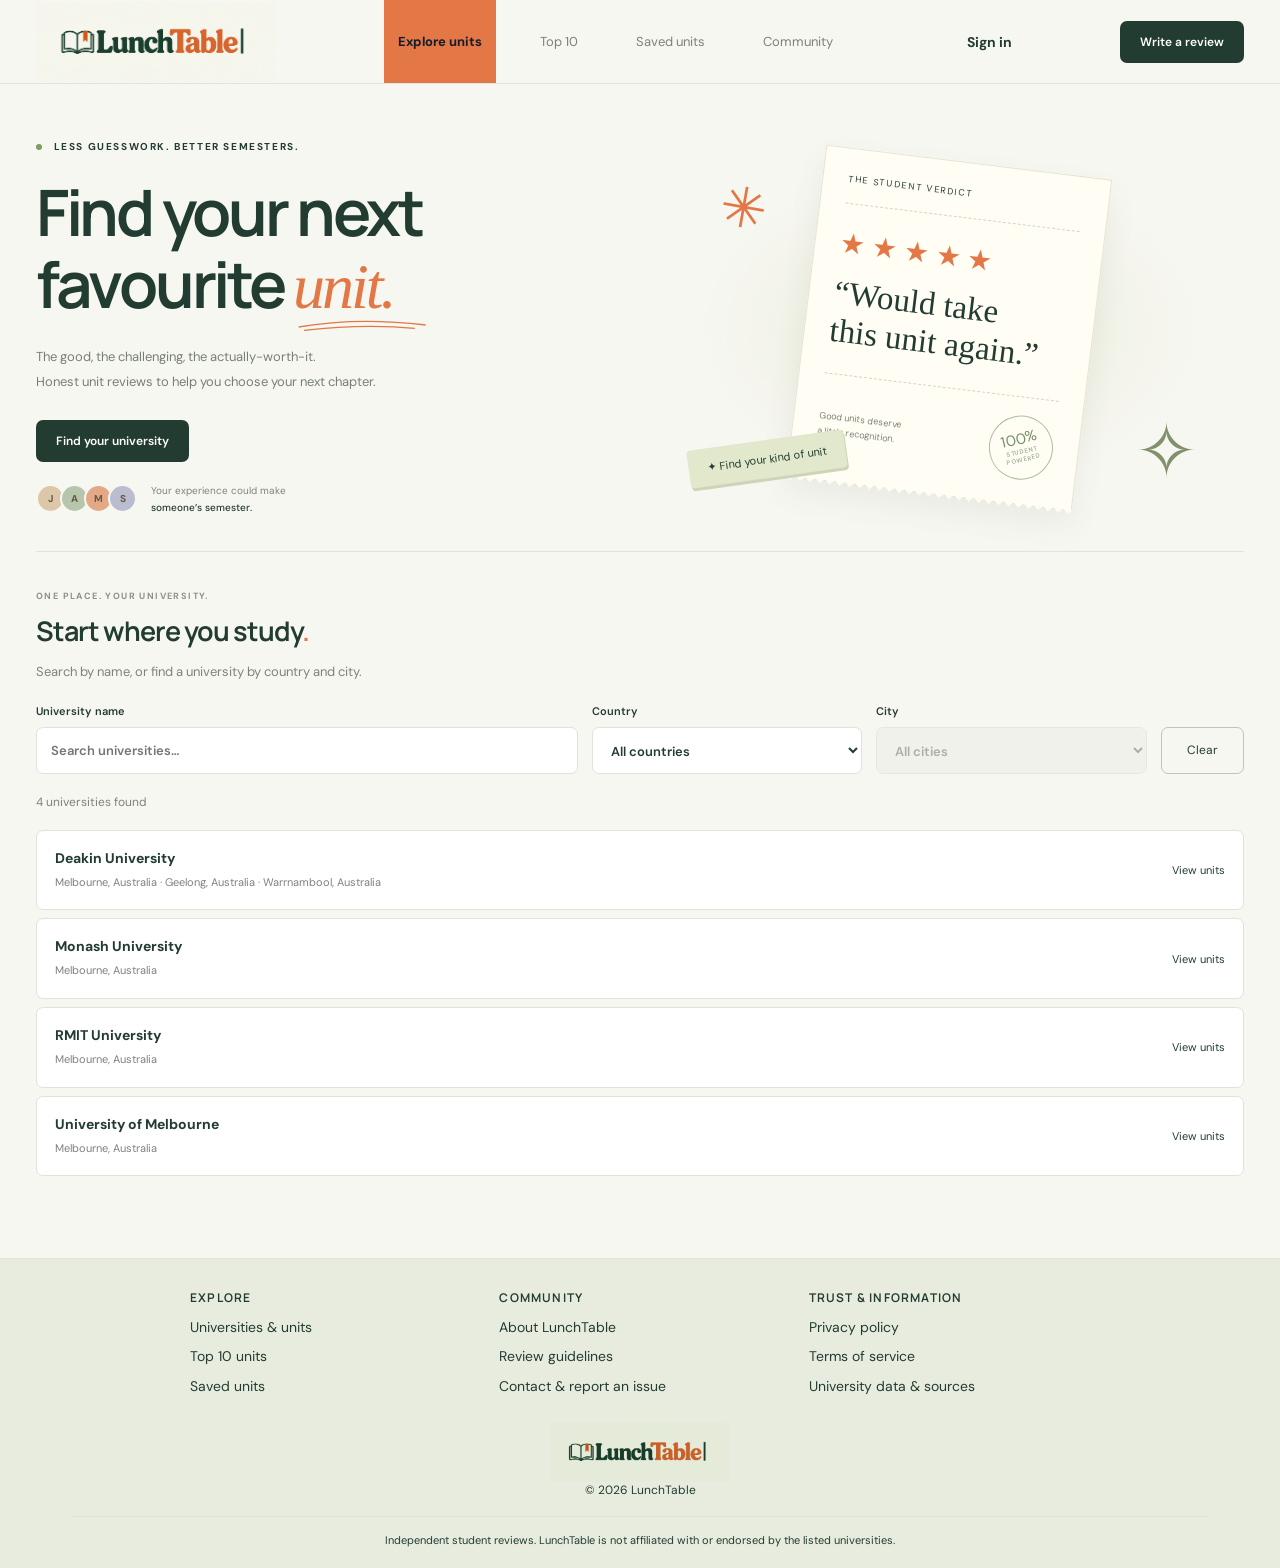
<file: index.html>
<!doctype html><html lang="en"><head><meta charset="UTF-8"><meta name="viewport" content="width=device-width,initial-scale=1"><meta name="theme-color" content="#f7f7f2"><title>LunchTable — University unit reviews & rankings</title><meta name="description" content="Explore university units, read student reviews, and find the top-rated subjects at Monash, Melbourne, RMIT and Deakin."><link rel="icon" href="./assets/lunchtable-book-icon.png" type="image/png" sizes="64x64"><link rel="stylesheet" href="./assets/style.css"><link rel="stylesheet" href="./assets/social.css"></head><body>
<header><a class="brand" href="./" aria-label="LunchTable home"><img class="brand-wordmark" src="./assets/lunchtable-book.jpg" width="2172" height="724" alt="LunchTable"></a><nav aria-label="Main navigation"><button class="nav active" data-view="explore">Explore units</button><a class="nav" href="./top10.html">Top 10</a><a class="nav" href="./saved.html">Saved units</a><a class="nav" href="./community.html">Community</a></nav><a data-account-link href="./account.html">Sign in</a><button class="primary" id="write">Write a review</button></header>
<main>
<section class="hero"><div class="hero-copy"><div class="eyebrow"><span></span> LESS GUESSWORK. BETTER SEMESTERS.</div><h1>Find your next<br>favourite <em>unit.</em><svg viewBox="0 0 200 20" aria-hidden="true"><path d="M4 13 Q90 -2 192 10 M12 18 Q100 8 176 15"/></svg></h1><p>The good, the challenging, the actually-worth-it.<br>Honest unit reviews to help you choose your next chapter.</p><div class="hero-actions"><a class="primary" href="#universities">Find your university</a></div><div class="hero-bottom"><span class="avatars"><b>J</b><b>A</b><b>M</b><b>S</b></span><span>Your experience could make<br><strong>someone’s semester.</strong></span></div></div><div class="hero-art" aria-hidden="true"><span class="spark spark-one">✳</span><div class="ticket"><span class="ticket-top">THE STUDENT VERDICT</span><div class="ticket-stars">★★★★★</div><div class="ticket-title">“Would take<br>this unit again.”</div><div class="ticket-bottom"><span>Good units deserve<br>a little recognition.</span><span class="seal">100%<br><small>STUDENT<br>POWERED</small></span></div></div><span class="floating-tag">✦ Find your kind of unit</span><span class="spark spark-two">✧</span></div></section>
<section class="university-directory" id="universities" aria-labelledby="university-heading"><div class="section-heading"><div><div class="eyebrow">ONE PLACE. YOUR UNIVERSITY.</div><h2 id="university-heading">Start where you study<span>.</span></h2></div></div><p class="finder-intro">Search by name, or find a university by country and city.</p><div class="university-finder"><label class="finder-query">University name<input id="university-search" type="search" placeholder="Search universities…" autocomplete="off" aria-controls="university-results"></label><label>Country<select id="university-country"><option value="">All countries</option></select></label><label>City<select id="university-city" disabled><option value="">All cities</option></select></label><button id="university-clear" class="secondary" type="button">Clear</button></div><p id="university-result-count" class="finder-summary" role="status"></p><div id="university-results" class="university-results"></div><div id="university-pagination" class="finder-pagination" hidden><button id="university-prev" class="secondary">Previous</button><span id="university-page"></span><button id="university-next" class="secondary">Next</button></div></section><div class="demo-note"><span><strong id="review-storage-label">Browser-only reviews</strong> · <span id="review-storage-note">Reviews and rankings are saved only in this browser, not shared with other visitors.</span></span><label class="toggle-label"><input type="checkbox" id="demo"> Demo reviews</label></div>
<section class="catalogue" id="catalogue"><div class="section-heading university-context"><div><div class="eyebrow" id="section-eyebrow">YOUR NEXT SEMESTER STARTS HERE</div><h2 id="section-title">Explore the possibilities<span>.</span></h2></div><div class="university-context-actions"><span class="unit-count" id="total-count"></span></div></div>
<a id="handbook-link" class="handbook-source" href="https://handbook.monash.edu/2026" target="_blank" rel="noreferrer" hidden>Official handbook</a><p class="coverage-note" id="coverage-note" role="status"></p><div class="search-row"><label class="search-box"><svg viewBox="0 0 24 24" fill="none" stroke="currentColor" stroke-width="1.7"><circle cx="10.5" cy="10.5" r="6.5"/><path d="m16 16 5 5"/></svg><input id="search" placeholder="Search a unit name or code…" aria-label="Search units"><kbd>⌘ K</kbd></label><label class="sort-label">Sort by <select id="sort"><option value="popular">Most reviewed</option><option value="rating">Highest rated</option><option value="code">Unit code</option></select></label></div>
<div id="faculties" class="chips" aria-label="Filter by faculty"></div><div class="results-meta"><span id="result-count" aria-live="polite"></span><span id="rank-note">A little insight goes a long way.</span></div><div class="grid" id="units"><p>Loading the catalogue…</p></div><div class="load-more-wrap"><button id="load-more" class="secondary" hidden>Show more units</button></div>
</section><section class="contribute"><div class="contribute-icon">✳</div><div><h2>Been there. Studied that.</h2><p>Help the next student find a unit they’ll love.</p></div><button class="primary" id="contribute">Share your experience</button></section></main><footer class="site-footer"><div class="footer-inner"><div class="footer-identity"><a class="brand" href="./index.html" aria-label="LunchTable home"><img class="brand-wordmark" src="./assets/lunchtable-book.jpg" width="2172" height="724" alt="LunchTable"></a><small>© 2026 LunchTable</small></div><div class="footer-columns"><section><h2>Explore</h2><a href="./index.html#universities">Universities &amp; units</a><a href="./top10.html">Top 10 units</a><a href="./saved.html">Saved units</a></section><section><h2>Community</h2><a href="./about.html">About LunchTable</a><a href="./guidelines.html">Review guidelines</a><a href="./contact.html">Contact &amp; report an issue</a></section><section><h2>Trust &amp; information</h2><a href="./privacy.html">Privacy policy</a><a href="./terms.html">Terms of service</a><a href="./university-data.html">University data &amp; sources</a></section></div><p class="footer-disclaimer">Independent student reviews. LunchTable is not affiliated with or endorsed by the listed universities.</p></div></footer>
<dialog id="detail"><button class="close" aria-label="Close unit details">×</button><div id="detail-content"></div></dialog>
<dialog id="review-dialog"><button class="close" aria-label="Close review form">×</button><div class="eyebrow">PASS IT ON</div><h2>How was your unit?</h2><p class="muted">Your honest experience helps someone choose.</p><form id="review-form"><label>Unit<select name="unit" id="review-unit" required></select></label><fieldset><legend>Your enjoyment rating</legend><div class="rating-input" id="rating-input"></div></fieldset><label>Your display name<input name="author" required minlength="2" maxlength="60" placeholder="e.g. Alex"></label><fieldset class="study-period"><legend>When did you take this unit?</legend><p class="form-help">Units change over time. Tell students which offering your review is about.</p><div class="study-period-fields"><label>Year taken<input type="number" name="year" id="review-year" required min="1958" step="1" placeholder="e.g. 2026"></label><label>Semester / teaching period<select name="semester" required><option value="" disabled selected>Select a semester</option><option>Semester 1</option><option>Semester 2</option><option>Summer semester</option><option>Winter semester</option><option>Trimester 1</option><option>Trimester 2</option><option>Trimester 3</option><option>Full year</option><option>Other teaching period</option></select></label></div></fieldset><label>Your review<textarea name="body" required minlength="20" maxlength="2000" rows="4" placeholder="What did you enjoy? What should other students know?"></textarea></label><p class="form-help">20–2,000 characters. Keep it constructive and avoid personal information. <span id="form-storage-note">Your review stays in this browser and is not publicly published.</span></p><p id="form-error" role="alert"></p><button class="primary submit" type="submit">Save review in this browser</button></form></dialog><div id="toast" role="status"></div><script src="./assets/runtime-config.js"></script><script src="./assets/account.js"></script><script src="./assets/university-search.js"></script><script src="./assets/demo-reviews.js"></script><script src="./assets/app.js"></script><script src="./assets/navigation.js"></script></body></html>
</file>
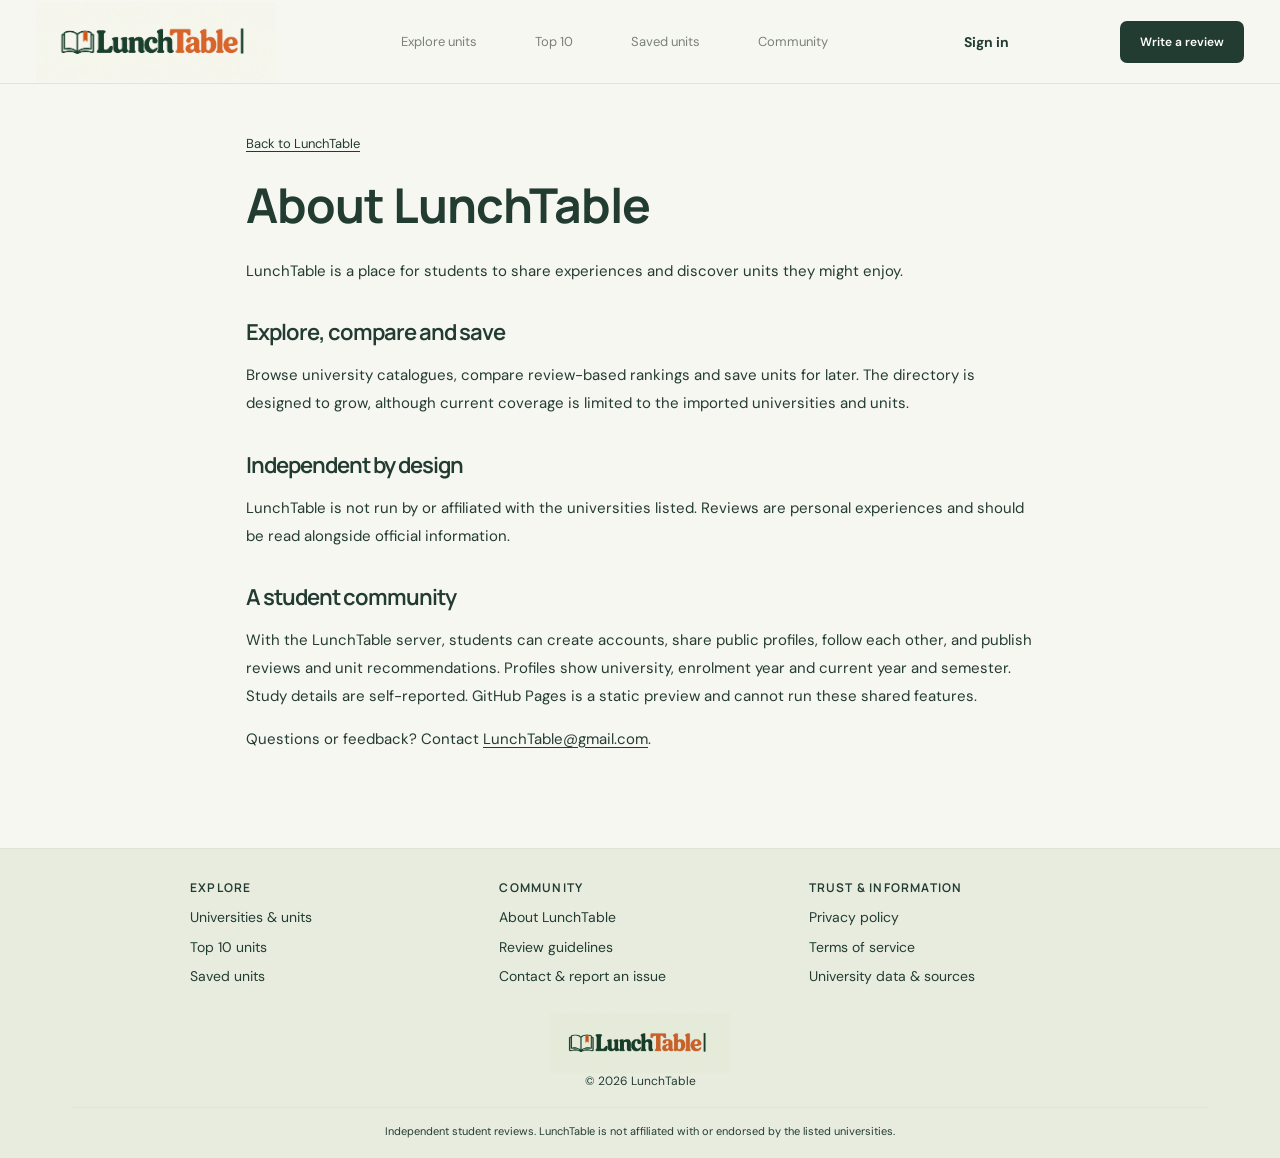
<file: about.html>
<!doctype html><html lang="en"><head><meta charset="UTF-8"><meta name="viewport" content="width=device-width,initial-scale=1"><meta name="theme-color" content="#f7f7f2"><title>About LunchTable — LunchTable</title><meta name="description" content="About LunchTable for LunchTable, the independent university unit review website."><link rel="icon" href="./assets/lunchtable-book-icon.png" type="image/png" sizes="64x64"><link rel="stylesheet" href="./assets/style.css"><link rel="stylesheet" href="./assets/social.css"></head><body><header><a class="brand" href="./" aria-label="LunchTable home"><img class="brand-wordmark" src="./assets/lunchtable-book.jpg" width="2172" height="724" alt="LunchTable"></a><nav aria-label="Main navigation"><a class="nav" href="./index.html">Explore units</a><a class="nav" href="./top10.html">Top 10</a><a class="nav" href="./saved.html">Saved units</a><a class="nav" href="./community.html">Community</a></nav><a data-account-link href="./account.html">Sign in</a><a class="primary" href="./index.html#universities">Write a review</a></header><main class="information-page"><a class="information-back" href="./index.html">Back to LunchTable</a><h1>About LunchTable</h1><p>LunchTable is a place for students to share experiences and discover units they might enjoy.</p><h2>Explore, compare and save</h2><p>Browse university catalogues, compare review-based rankings and save units for later. The directory is designed to grow, although current coverage is limited to the imported universities and units.</p><h2>Independent by design</h2><p>LunchTable is not run by or affiliated with the universities listed. Reviews are personal experiences and should be read alongside official information.</p><h2>A student community</h2><p>With the LunchTable server, students can create accounts, share public profiles, follow each other, and publish reviews and unit recommendations. Profiles show university, enrolment year and current year and semester. Study details are self-reported. GitHub Pages is a static preview and cannot run these shared features.</p><p>Questions or feedback? Contact <a href="mailto:LunchTable@gmail.com">LunchTable@gmail.com</a>.</p></main><footer class="site-footer"><div class="footer-inner"><div class="footer-identity"><a class="brand" href="./index.html" aria-label="LunchTable home"><img class="brand-wordmark" src="./assets/lunchtable-book.jpg" width="2172" height="724" alt="LunchTable"></a><small>© 2026 LunchTable</small></div><div class="footer-columns"><section><h2>Explore</h2><a href="./index.html#universities">Universities &amp; units</a><a href="./top10.html">Top 10 units</a><a href="./saved.html">Saved units</a></section><section><h2>Community</h2><a href="./about.html">About LunchTable</a><a href="./guidelines.html">Review guidelines</a><a href="./contact.html">Contact &amp; report an issue</a></section><section><h2>Trust &amp; information</h2><a href="./privacy.html">Privacy policy</a><a href="./terms.html">Terms of service</a><a href="./university-data.html">University data &amp; sources</a></section></div><p class="footer-disclaimer">Independent student reviews. LunchTable is not affiliated with or endorsed by the listed universities.</p></div></footer><script src="./assets/navigation.js"></script><script src="./assets/runtime-config.js"></script><script src="./assets/account.js"></script></body></html>
</file>
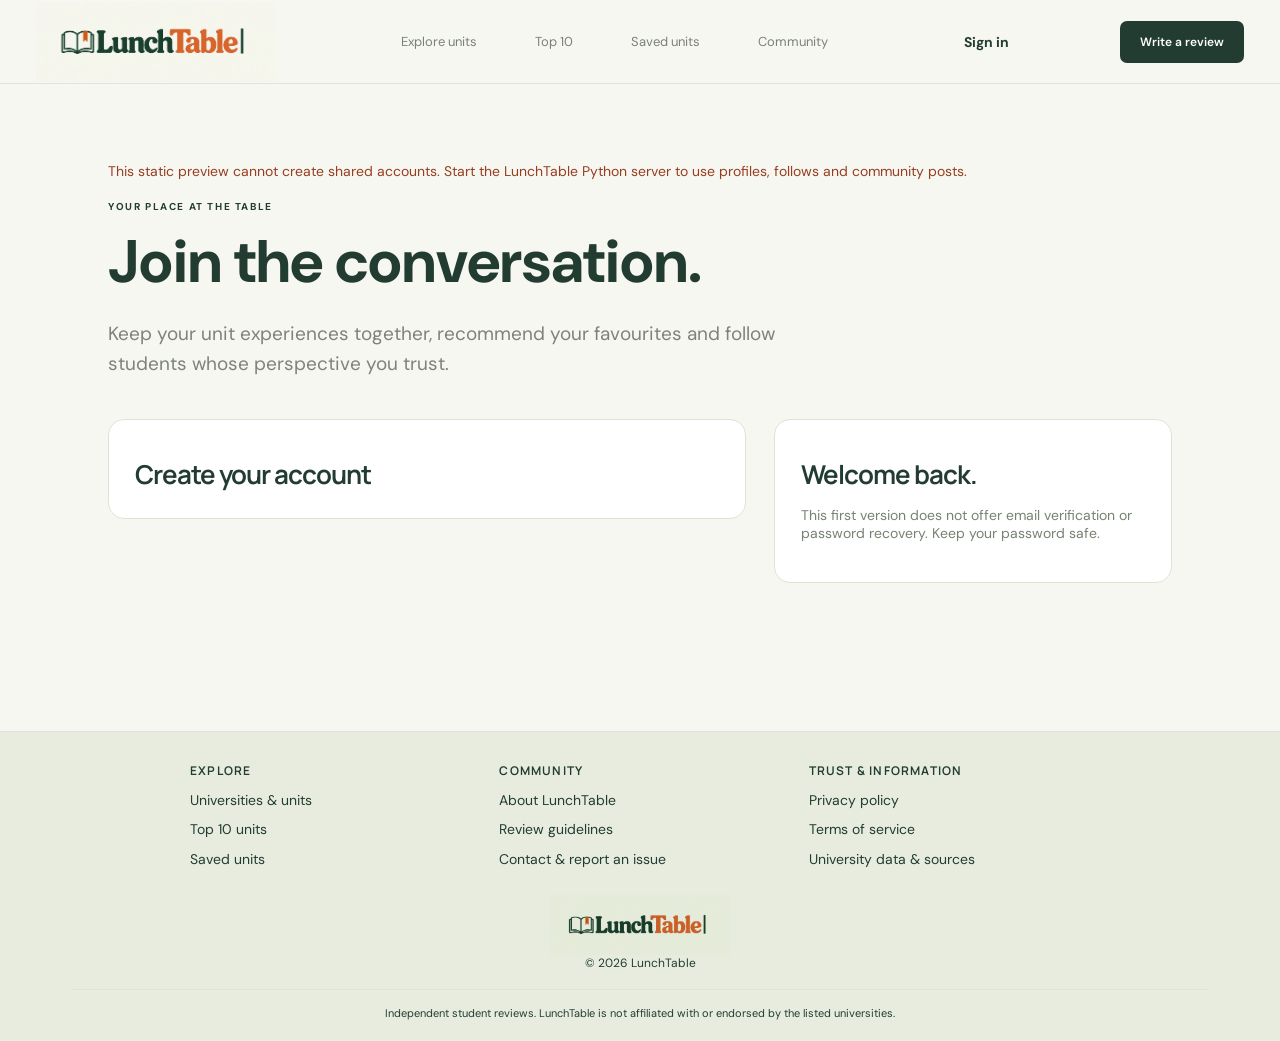
<file: account.html>
<!doctype html><html lang="en"><head><meta charset="UTF-8"><meta name="viewport" content="width=device-width,initial-scale=1"><meta name="theme-color" content="#f7f7f2"><title>Account — LunchTable</title><meta name="description" content="About LunchTable for LunchTable, the independent university unit review website."><link rel="icon" href="./assets/lunchtable-book-icon.png" type="image/png" sizes="64x64"><link rel="stylesheet" href="./assets/style.css"><link rel="stylesheet" href="./assets/social.css"></head><body><header><a class="brand" href="./" aria-label="LunchTable home"><img class="brand-wordmark" src="./assets/lunchtable-book.jpg" width="2172" height="724" alt="LunchTable"></a><nav aria-label="Main navigation"><a class="nav" href="./index.html">Explore units</a><a class="nav" href="./top10.html">Top 10</a><a class="nav" href="./saved.html">Saved units</a><a class="nav" href="./community.html">Community</a></nav><a data-account-link href="./account.html">Sign in</a><a class="primary" href="./index.html#universities">Write a review</a></header><main class="social-page" data-social-page="account"><p id="social-status" class="social-status" role="status"></p><div class="eyebrow">YOUR PLACE AT THE TABLE</div><h1>Join the conversation.</h1><p class="social-intro">Keep your unit experiences together, recommend your favourites and follow students whose perspective you trust.</p><div class="social-grid"><section class="social-panel"><h2>Create your account</h2><form id="signup" class="social-form"><label>Username<input name="username" autocomplete="username" pattern="[A-Za-z0-9_]{3,24}" minlength="3" maxlength="24" required placeholder="Your public name"></label><label>Password<input name="password" type="password" autocomplete="new-password" minlength="12" maxlength="128" required></label><label>University<select name="university" required></select></label><div class="social-fields"><label>Enrolment year<input name="enrolment_year" type="number" min="1958" required placeholder="2024"></label><label>Current year of study<input name="study_year" type="number" min="1" max="12" required placeholder="3"></label><label>Current semester<select name="semester" required><option value="1">Semester 1</option><option value="2">Semester 2</option><option value="3">Semester 3</option></select></label></div><label>Bio (optional)<textarea name="bio" maxlength="280" rows="3" placeholder="What do you love studying?"></textarea></label><p class="social-meta">Your profile, study details, reviews, recommendations and follow connections are public. Student status is self-reported. Read our <a href="./privacy.html">privacy policy</a> and <a href="./terms.html">terms</a>.</p><button class="primary" type="submit">Create account</button></form></section><section class="social-panel"><h2>Welcome back.</h2><form id="login" class="social-form"><label>Username<input name="username" autocomplete="username" required></label><label>Password<input name="password" type="password" autocomplete="current-password" required></label><button class="primary" type="submit">Sign in</button></form><p class="social-meta">This first version does not offer email verification or password recovery. Keep your password safe.</p></section></div></main><footer class="site-footer"><div class="footer-inner"><div class="footer-identity"><a class="brand" href="./index.html" aria-label="LunchTable home"><img class="brand-wordmark" src="./assets/lunchtable-book.jpg" width="2172" height="724" alt="LunchTable"></a><small>© 2026 LunchTable</small></div><div class="footer-columns"><section><h2>Explore</h2><a href="./index.html#universities">Universities &amp; units</a><a href="./top10.html">Top 10 units</a><a href="./saved.html">Saved units</a></section><section><h2>Community</h2><a href="./about.html">About LunchTable</a><a href="./guidelines.html">Review guidelines</a><a href="./contact.html">Contact &amp; report an issue</a></section><section><h2>Trust &amp; information</h2><a href="./privacy.html">Privacy policy</a><a href="./terms.html">Terms of service</a><a href="./university-data.html">University data &amp; sources</a></section></div><p class="footer-disclaimer">Independent student reviews. LunchTable is not affiliated with or endorsed by the listed universities.</p></div></footer><script src="./assets/runtime-config.js"></script><script src="./assets/account.js"></script><script src="./assets/social.js"></script><script src="./assets/navigation.js"></script></body></html>
</file>
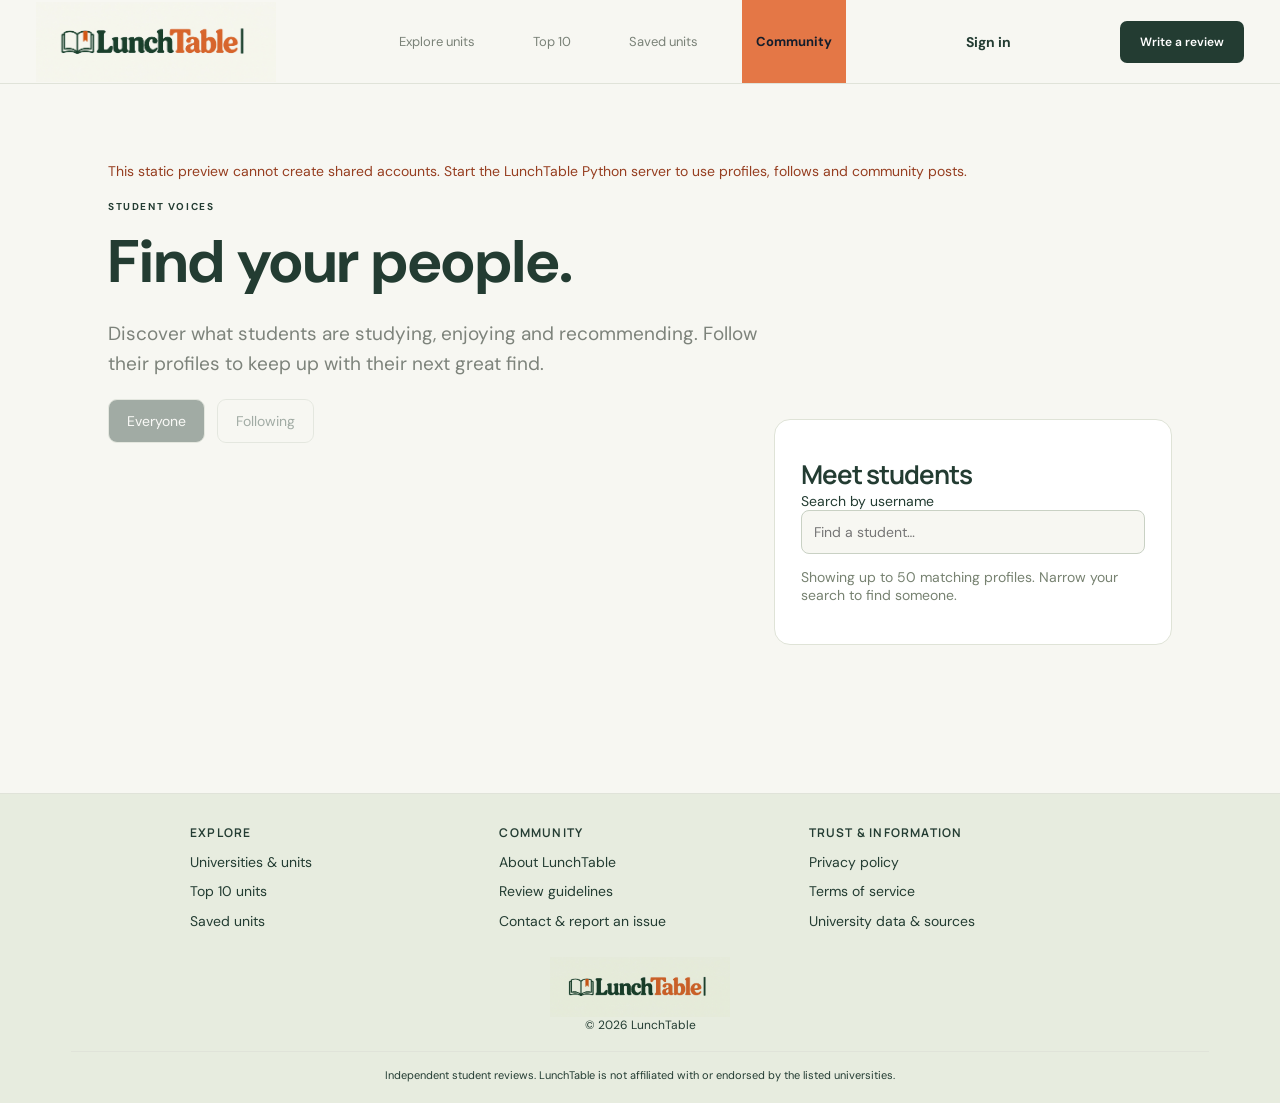
<file: community.html>
<!doctype html><html lang="en"><head><meta charset="UTF-8"><meta name="viewport" content="width=device-width,initial-scale=1"><meta name="theme-color" content="#f7f7f2"><title>Community — LunchTable</title><meta name="description" content="About LunchTable for LunchTable, the independent university unit review website."><link rel="icon" href="./assets/lunchtable-book-icon.png" type="image/png" sizes="64x64"><link rel="stylesheet" href="./assets/style.css"><link rel="stylesheet" href="./assets/social.css"></head><body><header><a class="brand" href="./" aria-label="LunchTable home"><img class="brand-wordmark" src="./assets/lunchtable-book.jpg" width="2172" height="724" alt="LunchTable"></a><nav aria-label="Main navigation"><a class="nav" href="./index.html">Explore units</a><a class="nav" href="./top10.html">Top 10</a><a class="nav" href="./saved.html">Saved units</a><a class="nav active" href="./community.html">Community</a></nav><a data-account-link href="./account.html">Sign in</a><a class="primary" href="./index.html#universities">Write a review</a></header><main class="social-page" data-social-page="community"><p id="social-status" class="social-status" role="status"></p><div class="eyebrow">STUDENT VOICES</div><h1>Find your people.</h1><p class="social-intro">Discover what students are studying, enjoying and recommending. Follow their profiles to keep up with their next great find.</p><div class="social-grid"><section><div class="social-tabs"><button class="secondary" data-scope="all" aria-pressed="true">Everyone</button><button class="secondary" data-scope="following" aria-pressed="false">Following</button></div><div id="feed"></div><button id="more" class="secondary" hidden>Load more</button></section><aside class="social-panel"><h2>Meet students</h2><label for="people-query">Search by username</label><input class="people-search" id="people-query" type="search" placeholder="Find a student…"><div id="people"></div><p class="social-meta">Showing up to 50 matching profiles. Narrow your search to find someone.</p></aside></div></main><footer class="site-footer"><div class="footer-inner"><div class="footer-identity"><a class="brand" href="./index.html" aria-label="LunchTable home"><img class="brand-wordmark" src="./assets/lunchtable-book.jpg" width="2172" height="724" alt="LunchTable"></a><small>© 2026 LunchTable</small></div><div class="footer-columns"><section><h2>Explore</h2><a href="./index.html#universities">Universities &amp; units</a><a href="./top10.html">Top 10 units</a><a href="./saved.html">Saved units</a></section><section><h2>Community</h2><a href="./about.html">About LunchTable</a><a href="./guidelines.html">Review guidelines</a><a href="./contact.html">Contact &amp; report an issue</a></section><section><h2>Trust &amp; information</h2><a href="./privacy.html">Privacy policy</a><a href="./terms.html">Terms of service</a><a href="./university-data.html">University data &amp; sources</a></section></div><p class="footer-disclaimer">Independent student reviews. LunchTable is not affiliated with or endorsed by the listed universities.</p></div></footer><script src="./assets/runtime-config.js"></script><script src="./assets/account.js"></script><script src="./assets/social.js"></script><script src="./assets/navigation.js"></script></body></html>
</file>
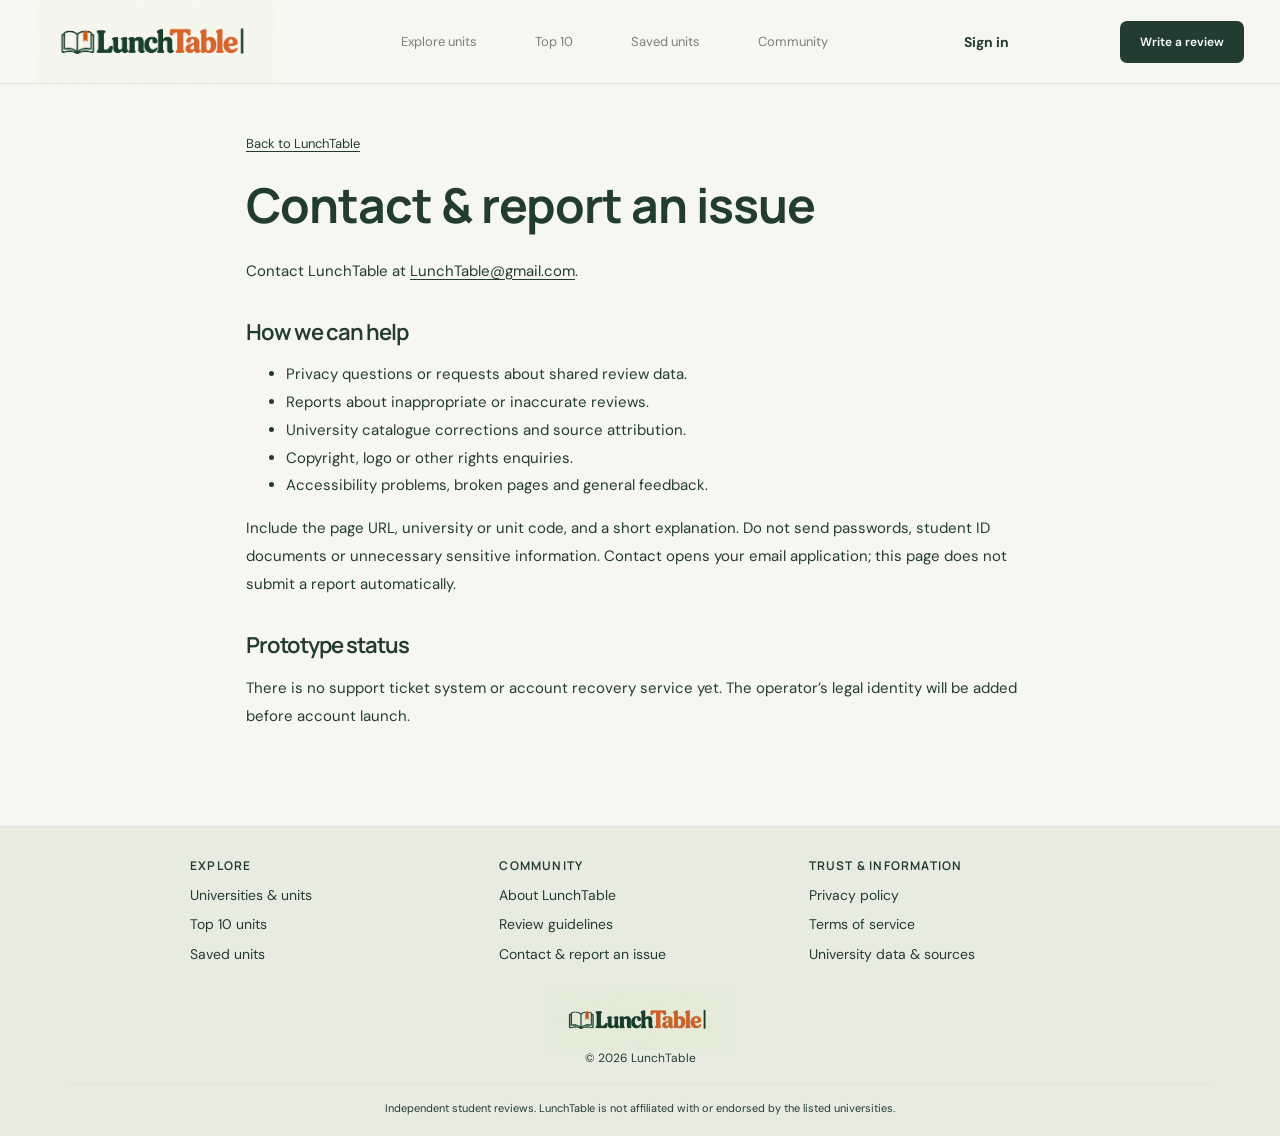
<file: contact.html>
<!doctype html><html lang="en"><head><meta charset="UTF-8"><meta name="viewport" content="width=device-width,initial-scale=1"><meta name="theme-color" content="#f7f7f2"><title>Contact & report an issue — LunchTable</title><meta name="description" content="Contact & report an issue for LunchTable, the independent university unit review website."><link rel="icon" href="./assets/lunchtable-book-icon.png" type="image/png" sizes="64x64"><link rel="stylesheet" href="./assets/style.css"><link rel="stylesheet" href="./assets/social.css"></head><body><header><a class="brand" href="./" aria-label="LunchTable home"><img class="brand-wordmark" src="./assets/lunchtable-book.jpg" width="2172" height="724" alt="LunchTable"></a><nav aria-label="Main navigation"><a class="nav" href="./index.html">Explore units</a><a class="nav" href="./top10.html">Top 10</a><a class="nav" href="./saved.html">Saved units</a><a class="nav" href="./community.html">Community</a></nav><a data-account-link href="./account.html">Sign in</a><a class="primary" href="./index.html#universities">Write a review</a></header><main class="information-page"><a class="information-back" href="./index.html">Back to LunchTable</a><h1>Contact & report an issue</h1><p>Contact LunchTable at <a href="mailto:LunchTable@gmail.com">LunchTable@gmail.com</a>.</p><h2>How we can help</h2><ul><li>Privacy questions or requests about shared review data.</li><li>Reports about inappropriate or inaccurate reviews.</li><li>University catalogue corrections and source attribution.</li><li>Copyright, logo or other rights enquiries.</li><li>Accessibility problems, broken pages and general feedback.</li></ul><p>Include the page URL, university or unit code, and a short explanation. Do not send passwords, student ID documents or unnecessary sensitive information. Contact opens your email application; this page does not submit a report automatically.</p><h2>Prototype status</h2><p>There is no support ticket system or account recovery service yet. The operator’s legal identity will be added before account launch.</p></main><footer class="site-footer"><div class="footer-inner"><div class="footer-identity"><a class="brand" href="./index.html" aria-label="LunchTable home"><img class="brand-wordmark" src="./assets/lunchtable-book.jpg" width="2172" height="724" alt="LunchTable"></a><small>© 2026 LunchTable</small></div><div class="footer-columns"><section><h2>Explore</h2><a href="./index.html#universities">Universities &amp; units</a><a href="./top10.html">Top 10 units</a><a href="./saved.html">Saved units</a></section><section><h2>Community</h2><a href="./about.html">About LunchTable</a><a href="./guidelines.html">Review guidelines</a><a href="./contact.html">Contact &amp; report an issue</a></section><section><h2>Trust &amp; information</h2><a href="./privacy.html">Privacy policy</a><a href="./terms.html">Terms of service</a><a href="./university-data.html">University data &amp; sources</a></section></div><p class="footer-disclaimer">Independent student reviews. LunchTable is not affiliated with or endorsed by the listed universities.</p></div></footer><script src="./assets/navigation.js"></script><script src="./assets/runtime-config.js"></script><script src="./assets/account.js"></script></body></html>
</file>
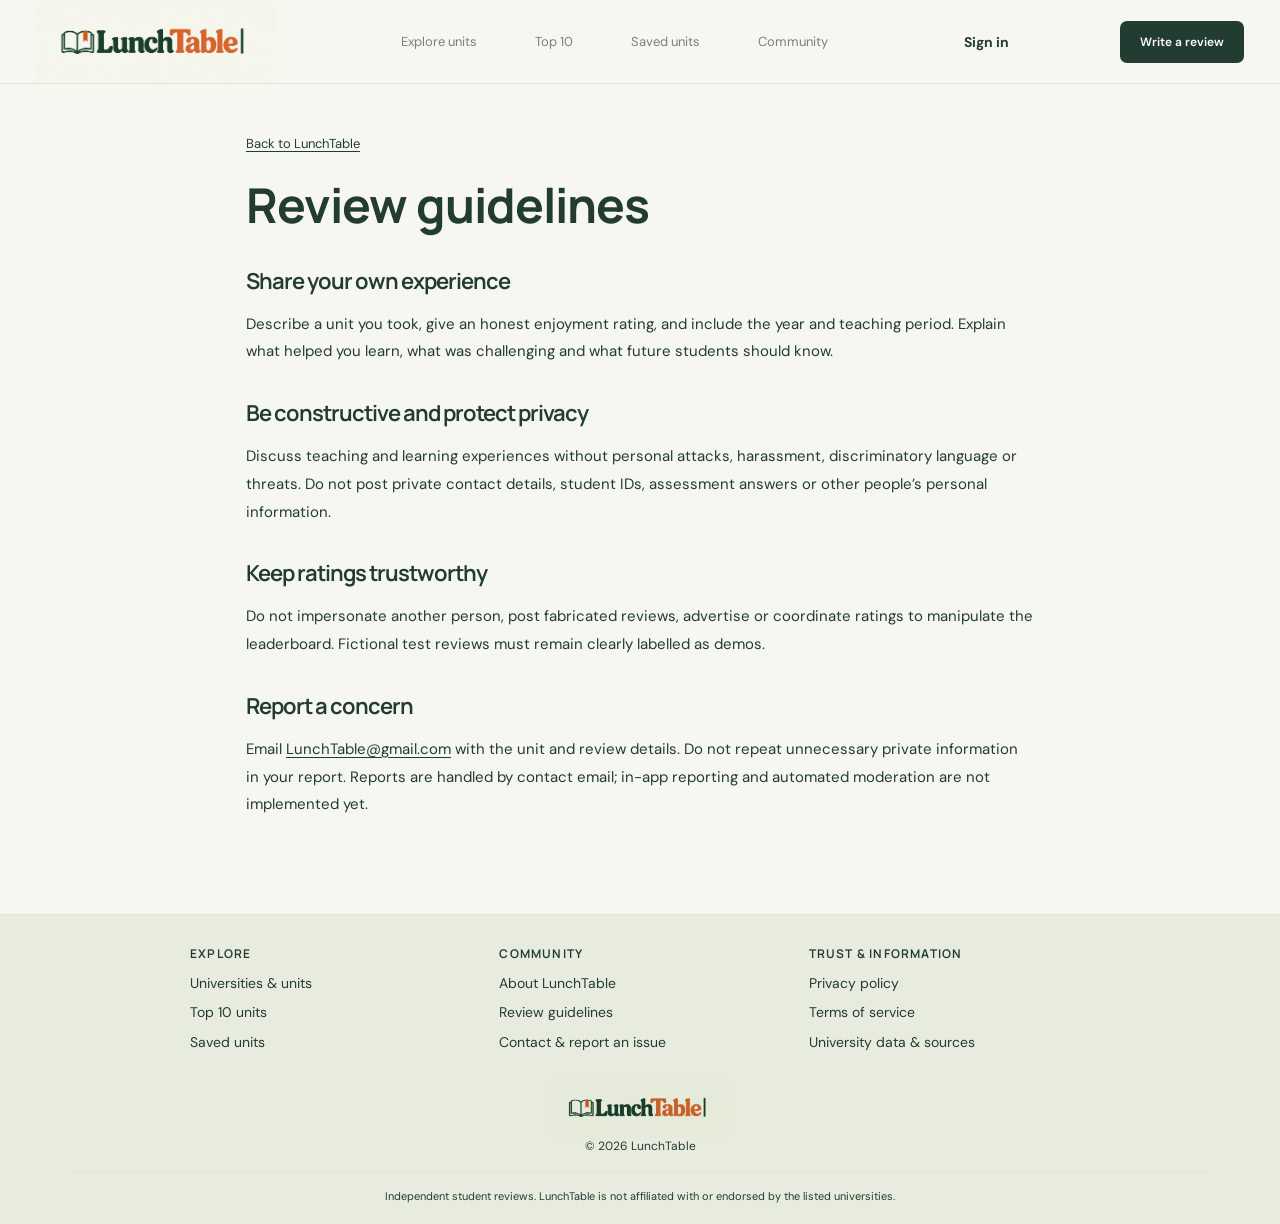
<file: guidelines.html>
<!doctype html><html lang="en"><head><meta charset="UTF-8"><meta name="viewport" content="width=device-width,initial-scale=1"><meta name="theme-color" content="#f7f7f2"><title>Review guidelines — LunchTable</title><meta name="description" content="Review guidelines for LunchTable, the independent university unit review website."><link rel="icon" href="./assets/lunchtable-book-icon.png" type="image/png" sizes="64x64"><link rel="stylesheet" href="./assets/style.css"><link rel="stylesheet" href="./assets/social.css"></head><body><header><a class="brand" href="./" aria-label="LunchTable home"><img class="brand-wordmark" src="./assets/lunchtable-book.jpg" width="2172" height="724" alt="LunchTable"></a><nav aria-label="Main navigation"><a class="nav" href="./index.html">Explore units</a><a class="nav" href="./top10.html">Top 10</a><a class="nav" href="./saved.html">Saved units</a><a class="nav" href="./community.html">Community</a></nav><a data-account-link href="./account.html">Sign in</a><a class="primary" href="./index.html#universities">Write a review</a></header><main class="information-page"><a class="information-back" href="./index.html">Back to LunchTable</a><h1>Review guidelines</h1><h2>Share your own experience</h2><p>Describe a unit you took, give an honest enjoyment rating, and include the year and teaching period. Explain what helped you learn, what was challenging and what future students should know.</p><h2>Be constructive and protect privacy</h2><p>Discuss teaching and learning experiences without personal attacks, harassment, discriminatory language or threats. Do not post private contact details, student IDs, assessment answers or other people’s personal information.</p><h2>Keep ratings trustworthy</h2><p>Do not impersonate another person, post fabricated reviews, advertise or coordinate ratings to manipulate the leaderboard. Fictional test reviews must remain clearly labelled as demos.</p><h2>Report a concern</h2><p>Email <a href="mailto:LunchTable@gmail.com">LunchTable@gmail.com</a> with the unit and review details. Do not repeat unnecessary private information in your report. Reports are handled by contact email; in-app reporting and automated moderation are not implemented yet.</p></main><footer class="site-footer"><div class="footer-inner"><div class="footer-identity"><a class="brand" href="./index.html" aria-label="LunchTable home"><img class="brand-wordmark" src="./assets/lunchtable-book.jpg" width="2172" height="724" alt="LunchTable"></a><small>© 2026 LunchTable</small></div><div class="footer-columns"><section><h2>Explore</h2><a href="./index.html#universities">Universities &amp; units</a><a href="./top10.html">Top 10 units</a><a href="./saved.html">Saved units</a></section><section><h2>Community</h2><a href="./about.html">About LunchTable</a><a href="./guidelines.html">Review guidelines</a><a href="./contact.html">Contact &amp; report an issue</a></section><section><h2>Trust &amp; information</h2><a href="./privacy.html">Privacy policy</a><a href="./terms.html">Terms of service</a><a href="./university-data.html">University data &amp; sources</a></section></div><p class="footer-disclaimer">Independent student reviews. LunchTable is not affiliated with or endorsed by the listed universities.</p></div></footer><script src="./assets/navigation.js"></script><script src="./assets/runtime-config.js"></script><script src="./assets/account.js"></script></body></html>
</file>
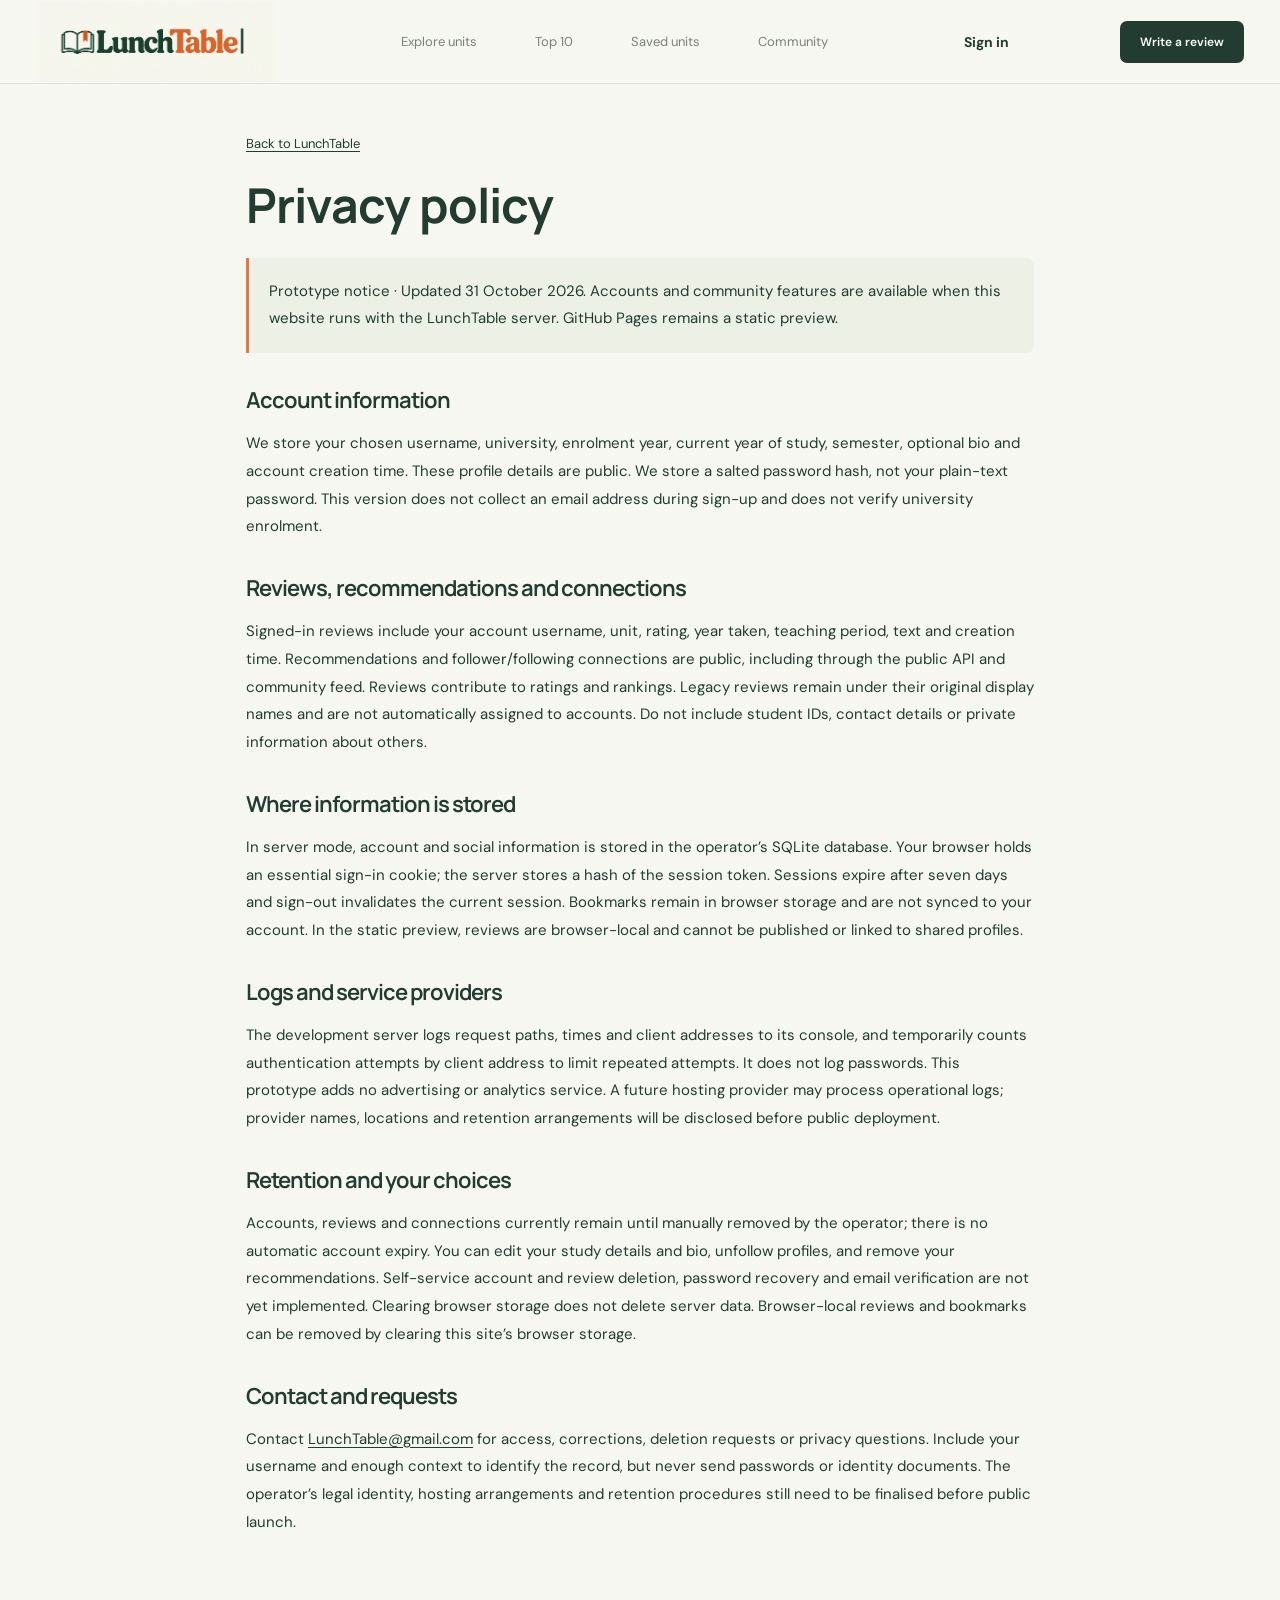
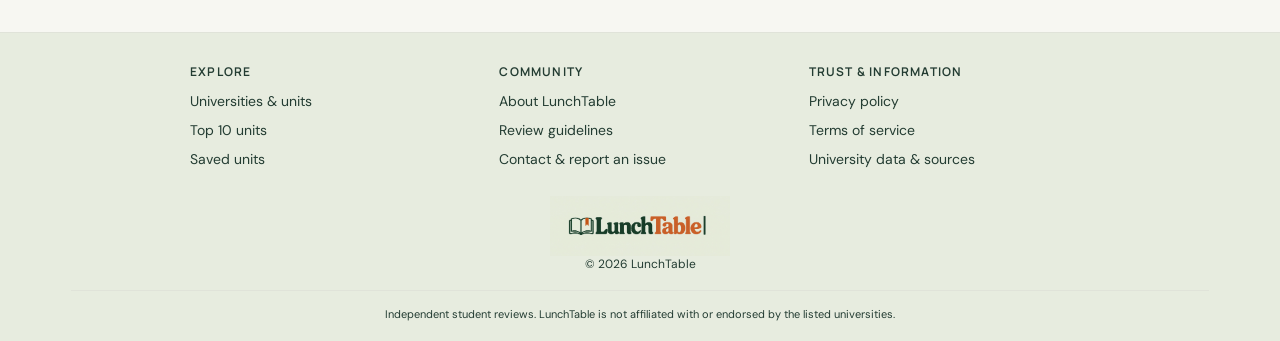
<file: privacy.html>
<!doctype html><html lang="en"><head><meta charset="UTF-8"><meta name="viewport" content="width=device-width,initial-scale=1"><meta name="theme-color" content="#f7f7f2"><title>Privacy policy — LunchTable</title><meta name="description" content="Privacy policy for LunchTable, the independent university unit review website."><link rel="icon" href="./assets/lunchtable-book-icon.png" type="image/png" sizes="64x64"><link rel="stylesheet" href="./assets/style.css"><link rel="stylesheet" href="./assets/social.css"></head><body><header><a class="brand" href="./" aria-label="LunchTable home"><img class="brand-wordmark" src="./assets/lunchtable-book.jpg" width="2172" height="724" alt="LunchTable"></a><nav aria-label="Main navigation"><a class="nav" href="./index.html">Explore units</a><a class="nav" href="./top10.html">Top 10</a><a class="nav" href="./saved.html">Saved units</a><a class="nav" href="./community.html">Community</a></nav><a data-account-link href="./account.html">Sign in</a><a class="primary" href="./index.html#universities">Write a review</a></header><main class="information-page"><a class="information-back" href="./index.html">Back to LunchTable</a><h1>Privacy policy</h1><p class="policy-notice">Prototype notice · Updated 31 October 2026. Accounts and community features are available when this website runs with the LunchTable server. GitHub Pages remains a static preview.</p>
<h2>Account information</h2><p>We store your chosen username, university, enrolment year, current year of study, semester, optional bio and account creation time. These profile details are public. We store a salted password hash, not your plain-text password. This version does not collect an email address during sign-up and does not verify university enrolment.</p>
<h2>Reviews, recommendations and connections</h2><p>Signed-in reviews include your account username, unit, rating, year taken, teaching period, text and creation time. Recommendations and follower/following connections are public, including through the public API and community feed. Reviews contribute to ratings and rankings. Legacy reviews remain under their original display names and are not automatically assigned to accounts. Do not include student IDs, contact details or private information about others.</p>
<h2>Where information is stored</h2><p>In server mode, account and social information is stored in the operator’s SQLite database. Your browser holds an essential sign-in cookie; the server stores a hash of the session token. Sessions expire after seven days and sign-out invalidates the current session. Bookmarks remain in browser storage and are not synced to your account. In the static preview, reviews are browser-local and cannot be published or linked to shared profiles.</p>
<h2>Logs and service providers</h2><p>The development server logs request paths, times and client addresses to its console, and temporarily counts authentication attempts by client address to limit repeated attempts. It does not log passwords. This prototype adds no advertising or analytics service. A future hosting provider may process operational logs; provider names, locations and retention arrangements will be disclosed before public deployment.</p>
<h2>Retention and your choices</h2><p>Accounts, reviews and connections currently remain until manually removed by the operator; there is no automatic account expiry. You can edit your study details and bio, unfollow profiles, and remove your recommendations. Self-service account and review deletion, password recovery and email verification are not yet implemented. Clearing browser storage does not delete server data. Browser-local reviews and bookmarks can be removed by clearing this site’s browser storage.</p>
<h2>Contact and requests</h2><p>Contact <a href="mailto:LunchTable@gmail.com">LunchTable@gmail.com</a> for access, corrections, deletion requests or privacy questions. Include your username and enough context to identify the record, but never send passwords or identity documents. The operator’s legal identity, hosting arrangements and retention procedures still need to be finalised before public launch.</p></main><footer class="site-footer"><div class="footer-inner"><div class="footer-identity"><a class="brand" href="./index.html" aria-label="LunchTable home"><img class="brand-wordmark" src="./assets/lunchtable-book.jpg" width="2172" height="724" alt="LunchTable"></a><small>© 2026 LunchTable</small></div><div class="footer-columns"><section><h2>Explore</h2><a href="./index.html#universities">Universities &amp; units</a><a href="./top10.html">Top 10 units</a><a href="./saved.html">Saved units</a></section><section><h2>Community</h2><a href="./about.html">About LunchTable</a><a href="./guidelines.html">Review guidelines</a><a href="./contact.html">Contact &amp; report an issue</a></section><section><h2>Trust &amp; information</h2><a href="./privacy.html">Privacy policy</a><a href="./terms.html">Terms of service</a><a href="./university-data.html">University data &amp; sources</a></section></div><p class="footer-disclaimer">Independent student reviews. LunchTable is not affiliated with or endorsed by the listed universities.</p></div></footer><script src="./assets/navigation.js"></script><script src="./assets/runtime-config.js"></script><script src="./assets/account.js"></script></body></html>
</file>
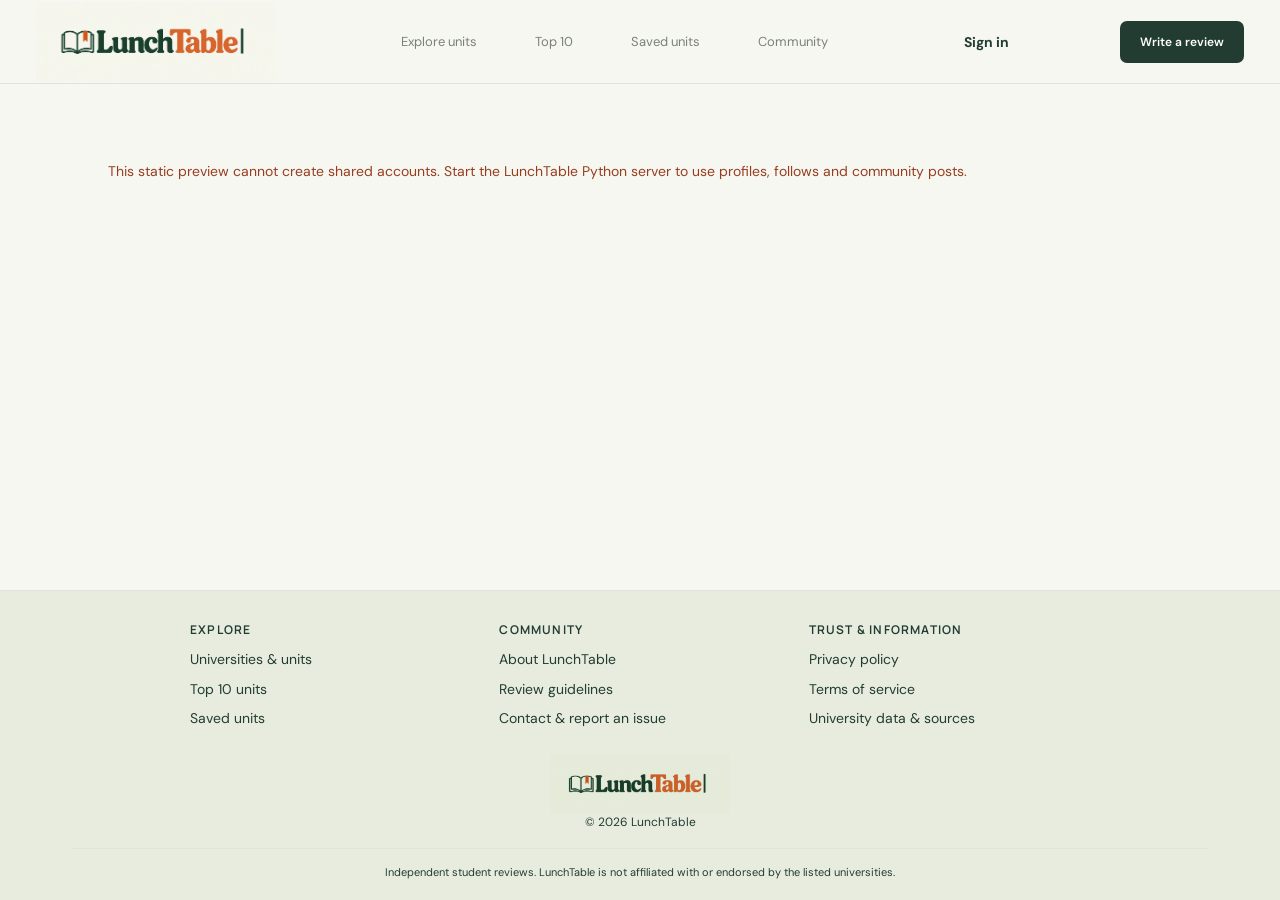
<file: profile.html>
<!doctype html><html lang="en"><head><meta charset="UTF-8"><meta name="viewport" content="width=device-width,initial-scale=1"><meta name="theme-color" content="#f7f7f2"><title>Profile — LunchTable</title><meta name="description" content="About LunchTable for LunchTable, the independent university unit review website."><link rel="icon" href="./assets/lunchtable-book-icon.png" type="image/png" sizes="64x64"><link rel="stylesheet" href="./assets/style.css"><link rel="stylesheet" href="./assets/social.css"></head><body><header><a class="brand" href="./" aria-label="LunchTable home"><img class="brand-wordmark" src="./assets/lunchtable-book.jpg" width="2172" height="724" alt="LunchTable"></a><nav aria-label="Main navigation"><a class="nav" href="./index.html">Explore units</a><a class="nav" href="./top10.html">Top 10</a><a class="nav" href="./saved.html">Saved units</a><a class="nav" href="./community.html">Community</a></nav><a data-account-link href="./account.html">Sign in</a><a class="primary" href="./index.html#universities">Write a review</a></header><main class="social-page" data-social-page="profile"><p id="social-status" class="social-status" role="status"></p><div id="profile-content"></div><section id="profile-edit" class="social-panel" hidden><h2>Edit your profile</h2><form id="edit" class="social-form"><label>University<select name="university" required></select></label><div class="social-fields"><label>Enrolment year<input name="enrolment_year" type="number" min="1958" required placeholder="2024"></label><label>Current year of study<input name="study_year" type="number" min="1" max="12" required placeholder="3"></label><label>Current semester<select name="semester" required><option value="1">Semester 1</option><option value="2">Semester 2</option><option value="3">Semester 3</option></select></label></div><label>Bio (optional)<textarea name="bio" maxlength="280" rows="3" placeholder="What do you love studying?"></textarea></label><button class="primary" type="submit">Save profile</button></form><div class="social-actions"><button id="logout" class="secondary">Sign out</button></div></section><section id="recommend-panel" class="social-panel" hidden><h2>Recommend a unit</h2><form id="recommend" class="social-form"><label>Search units<input id="unit-query" type="search" placeholder="Unit name or code"></label><label>Unit<select name="unit" id="recommend-unit" required></select></label><p class="social-meta">Search to narrow the results. Up to 50 matching units are shown.</p><label>Why would you recommend it?<textarea name="note" maxlength="1000" rows="3"></textarea></label><button class="primary" type="submit">Save recommendation</button></form></section></main><footer class="site-footer"><div class="footer-inner"><div class="footer-identity"><a class="brand" href="./index.html" aria-label="LunchTable home"><img class="brand-wordmark" src="./assets/lunchtable-book.jpg" width="2172" height="724" alt="LunchTable"></a><small>© 2026 LunchTable</small></div><div class="footer-columns"><section><h2>Explore</h2><a href="./index.html#universities">Universities &amp; units</a><a href="./top10.html">Top 10 units</a><a href="./saved.html">Saved units</a></section><section><h2>Community</h2><a href="./about.html">About LunchTable</a><a href="./guidelines.html">Review guidelines</a><a href="./contact.html">Contact &amp; report an issue</a></section><section><h2>Trust &amp; information</h2><a href="./privacy.html">Privacy policy</a><a href="./terms.html">Terms of service</a><a href="./university-data.html">University data &amp; sources</a></section></div><p class="footer-disclaimer">Independent student reviews. LunchTable is not affiliated with or endorsed by the listed universities.</p></div></footer><script src="./assets/runtime-config.js"></script><script src="./assets/account.js"></script><script src="./assets/social.js"></script><script src="./assets/navigation.js"></script></body></html>
</file>
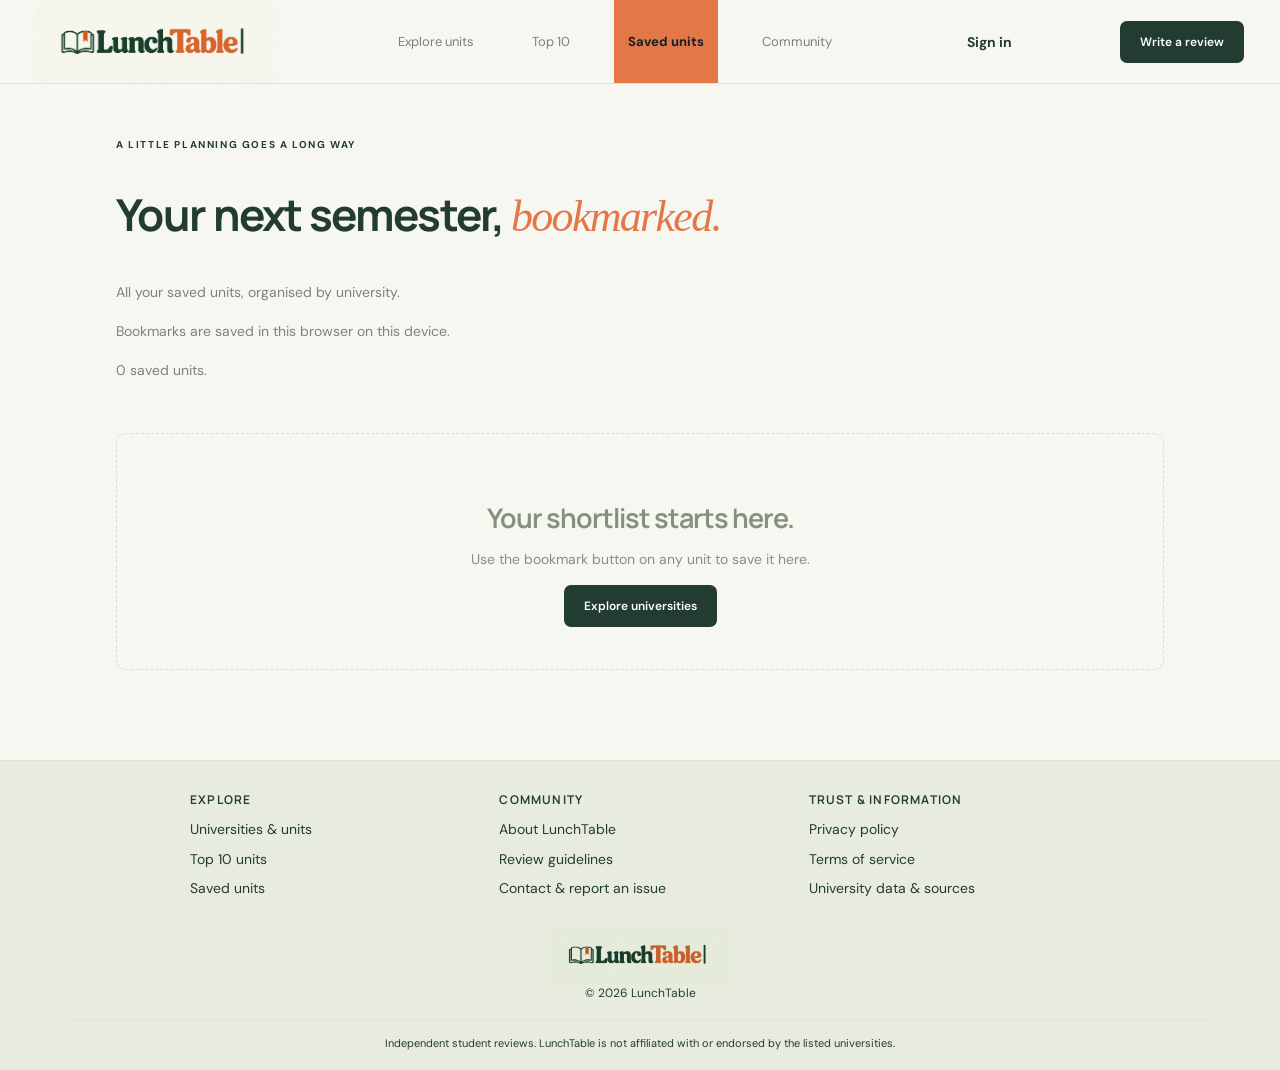
<file: saved.html>
<!doctype html><html lang="en"><head><meta charset="UTF-8"><meta name="viewport" content="width=device-width,initial-scale=1"><meta name="theme-color" content="#f7f7f2"><title>Saved units — LunchTable</title><meta name="description" content="Explore university units, read student reviews, and find the top-rated subjects at Monash, Melbourne, RMIT and Deakin."><link rel="icon" href="./assets/lunchtable-book-icon.png" type="image/png" sizes="64x64"><link rel="stylesheet" href="./assets/style.css"><link rel="stylesheet" href="./assets/social.css"></head><body><header><a class="brand" href="./" aria-label="LunchTable home"><img class="brand-wordmark" src="./assets/lunchtable-book.jpg" width="2172" height="724" alt="LunchTable"></a><nav aria-label="Main navigation"><a class="nav" href="./index.html">Explore units</a><a class="nav" href="./top10.html">Top 10</a><a class="nav active" aria-current="page" href="./saved.html">Saved units</a><a class="nav" href="./community.html">Community</a></nav><a data-account-link href="./account.html">Sign in</a><a class="primary" href="./index.html#universities">Write a review</a></header><main class="rankings-page"><section class="rankings-intro"><div class="eyebrow">A LITTLE PLANNING GOES A LONG WAY</div><h1>Your next semester, <em>bookmarked.</em></h1><p>All your saved units, organised by university.</p><p>Bookmarks are saved in this browser on this device.</p><p id="saved-status" role="status">Loading saved units…</p></section><div id="saved-groups"></div></main><footer class="site-footer"><div class="footer-inner"><div class="footer-identity"><a class="brand" href="./index.html" aria-label="LunchTable home"><img class="brand-wordmark" src="./assets/lunchtable-book.jpg" width="2172" height="724" alt="LunchTable"></a><small>© 2026 LunchTable</small></div><div class="footer-columns"><section><h2>Explore</h2><a href="./index.html#universities">Universities &amp; units</a><a href="./top10.html">Top 10 units</a><a href="./saved.html">Saved units</a></section><section><h2>Community</h2><a href="./about.html">About LunchTable</a><a href="./guidelines.html">Review guidelines</a><a href="./contact.html">Contact &amp; report an issue</a></section><section><h2>Trust &amp; information</h2><a href="./privacy.html">Privacy policy</a><a href="./terms.html">Terms of service</a><a href="./university-data.html">University data &amp; sources</a></section></div><p class="footer-disclaimer">Independent student reviews. LunchTable is not affiliated with or endorsed by the listed universities.</p></div></footer><script src="./assets/runtime-config.js"></script><script src="./assets/account.js"></script><script src="./assets/saved.js"></script><script src="./assets/navigation.js"></script></body></html>
</file>
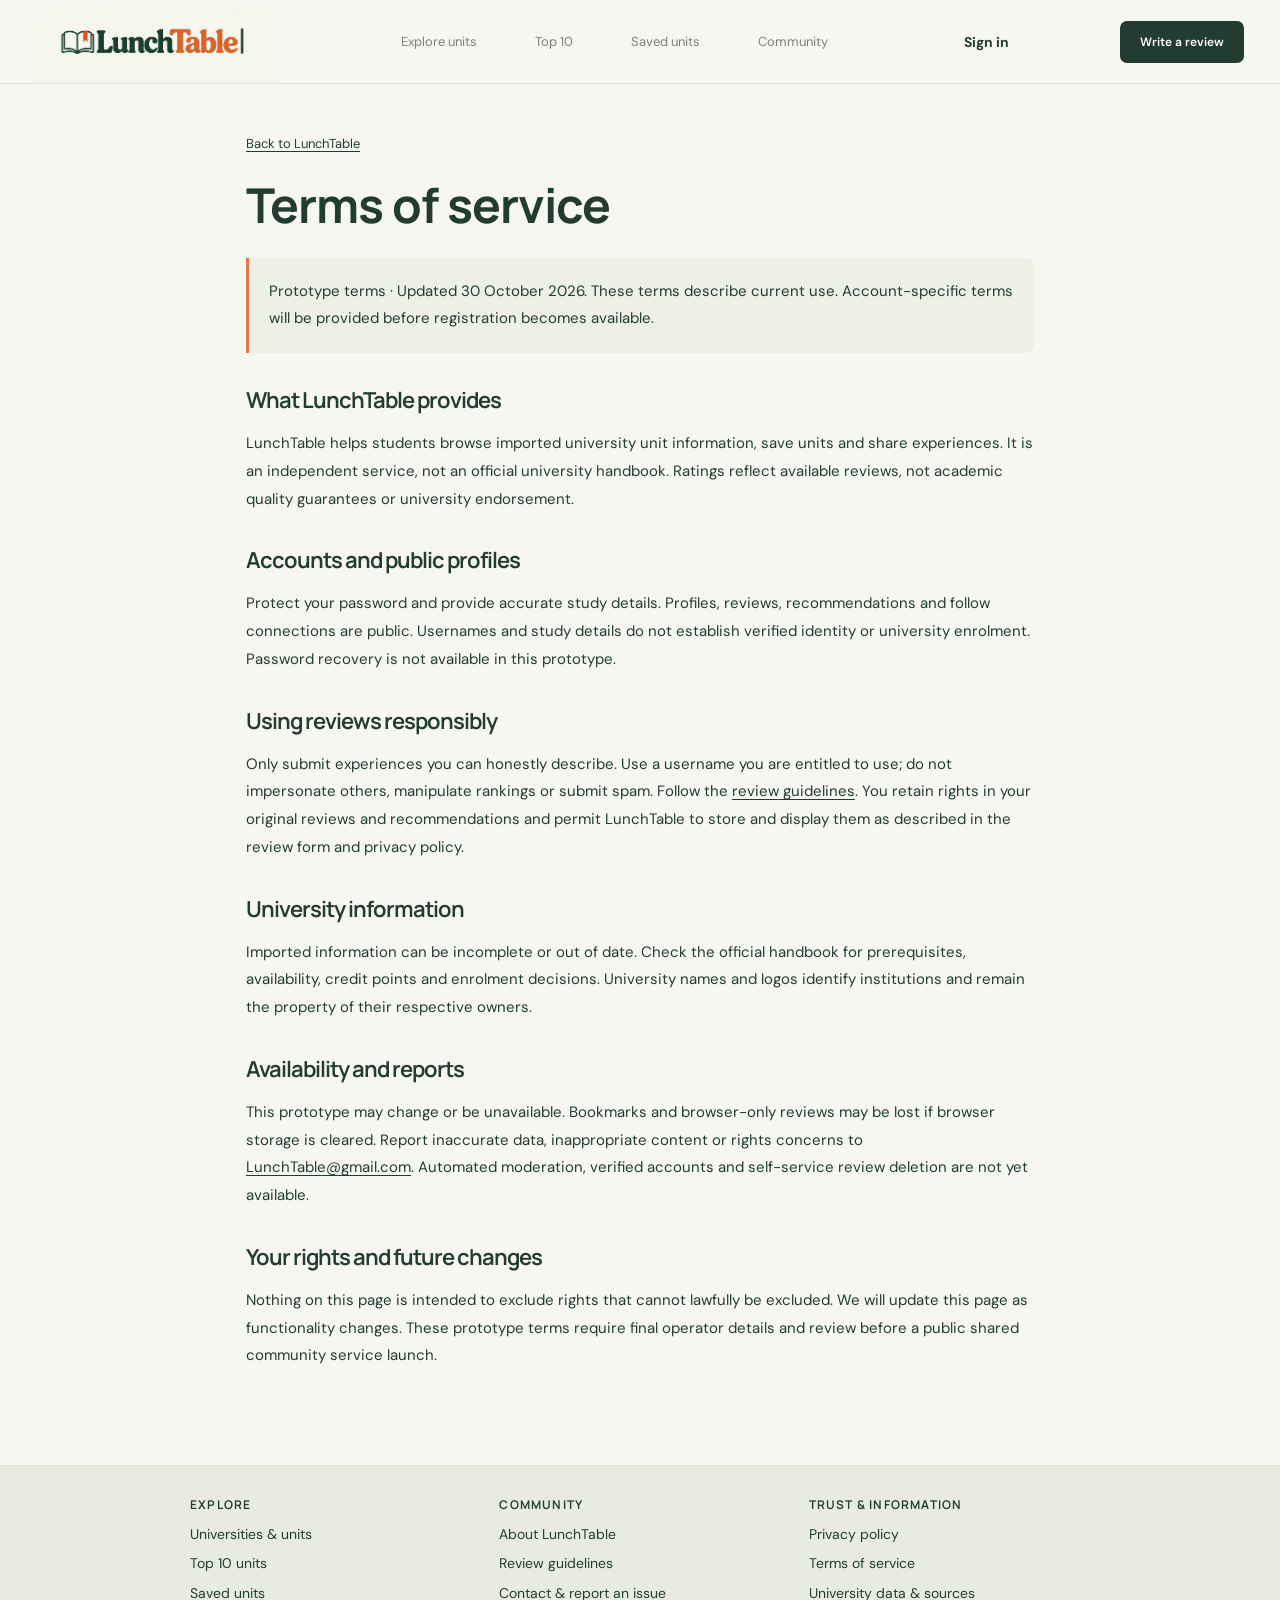
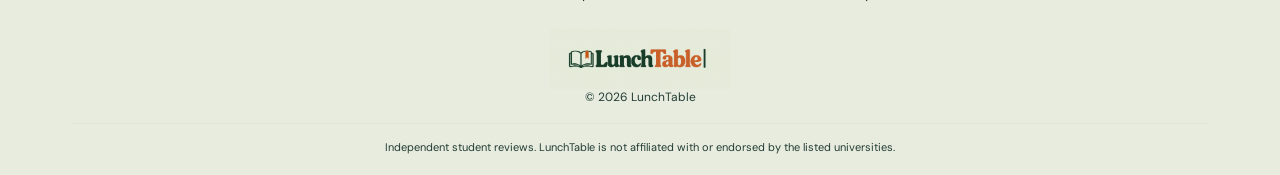
<file: terms.html>
<!doctype html><html lang="en"><head><meta charset="UTF-8"><meta name="viewport" content="width=device-width,initial-scale=1"><meta name="theme-color" content="#f7f7f2"><title>Terms of service — LunchTable</title><meta name="description" content="Terms of service for LunchTable, the independent university unit review website."><link rel="icon" href="./assets/lunchtable-book-icon.png" type="image/png" sizes="64x64"><link rel="stylesheet" href="./assets/style.css"><link rel="stylesheet" href="./assets/social.css"></head><body><header><a class="brand" href="./" aria-label="LunchTable home"><img class="brand-wordmark" src="./assets/lunchtable-book.jpg" width="2172" height="724" alt="LunchTable"></a><nav aria-label="Main navigation"><a class="nav" href="./index.html">Explore units</a><a class="nav" href="./top10.html">Top 10</a><a class="nav" href="./saved.html">Saved units</a><a class="nav" href="./community.html">Community</a></nav><a data-account-link href="./account.html">Sign in</a><a class="primary" href="./index.html#universities">Write a review</a></header><main class="information-page"><a class="information-back" href="./index.html">Back to LunchTable</a><h1>Terms of service</h1><p class="policy-notice">Prototype terms · Updated 30 October 2026. These terms describe current use. Account-specific terms will be provided before registration becomes available.</p><h2>What LunchTable provides</h2><p>LunchTable helps students browse imported university unit information, save units and share experiences. It is an independent service, not an official university handbook. Ratings reflect available reviews, not academic quality guarantees or university endorsement.</p><h2>Accounts and public profiles</h2><p>Protect your password and provide accurate study details. Profiles, reviews, recommendations and follow connections are public. Usernames and study details do not establish verified identity or university enrolment. Password recovery is not available in this prototype.</p><h2>Using reviews responsibly</h2><p>Only submit experiences you can honestly describe. Use a username you are entitled to use; do not impersonate others, manipulate rankings or submit spam. Follow the <a href="./guidelines.html">review guidelines</a>. You retain rights in your original reviews and recommendations and permit LunchTable to store and display them as described in the review form and privacy policy.</p><h2>University information</h2><p>Imported information can be incomplete or out of date. Check the official handbook for prerequisites, availability, credit points and enrolment decisions. University names and logos identify institutions and remain the property of their respective owners.</p><h2>Availability and reports</h2><p>This prototype may change or be unavailable. Bookmarks and browser-only reviews may be lost if browser storage is cleared. Report inaccurate data, inappropriate content or rights concerns to <a href="mailto:LunchTable@gmail.com">LunchTable@gmail.com</a>. Automated moderation, verified accounts and self-service review deletion are not yet available.</p><h2>Your rights and future changes</h2><p>Nothing on this page is intended to exclude rights that cannot lawfully be excluded. We will update this page as functionality changes. These prototype terms require final operator details and review before a public shared community service launch.</p></main><footer class="site-footer"><div class="footer-inner"><div class="footer-identity"><a class="brand" href="./index.html" aria-label="LunchTable home"><img class="brand-wordmark" src="./assets/lunchtable-book.jpg" width="2172" height="724" alt="LunchTable"></a><small>© 2026 LunchTable</small></div><div class="footer-columns"><section><h2>Explore</h2><a href="./index.html#universities">Universities &amp; units</a><a href="./top10.html">Top 10 units</a><a href="./saved.html">Saved units</a></section><section><h2>Community</h2><a href="./about.html">About LunchTable</a><a href="./guidelines.html">Review guidelines</a><a href="./contact.html">Contact &amp; report an issue</a></section><section><h2>Trust &amp; information</h2><a href="./privacy.html">Privacy policy</a><a href="./terms.html">Terms of service</a><a href="./university-data.html">University data &amp; sources</a></section></div><p class="footer-disclaimer">Independent student reviews. LunchTable is not affiliated with or endorsed by the listed universities.</p></div></footer><script src="./assets/navigation.js"></script><script src="./assets/runtime-config.js"></script><script src="./assets/account.js"></script></body></html>
</file>
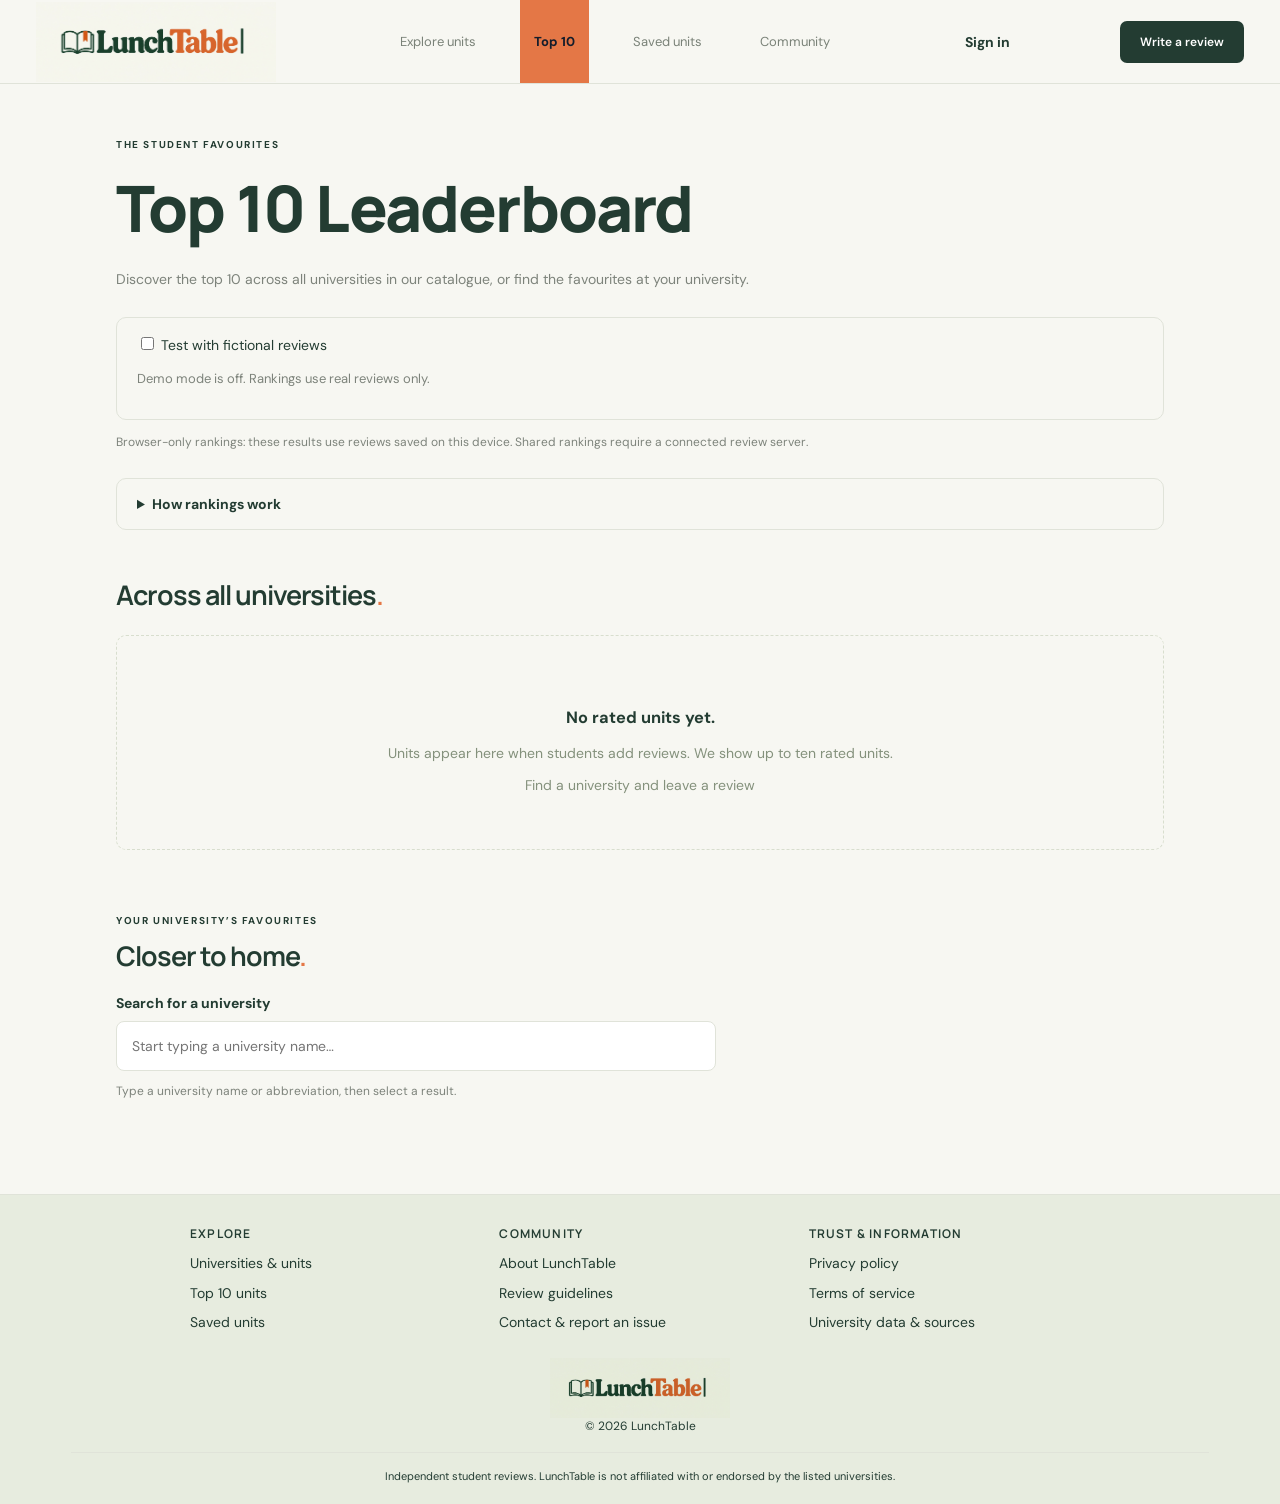
<file: top10.html>
<!doctype html><html lang="en"><head><meta charset="UTF-8"><meta name="viewport" content="width=device-width,initial-scale=1"><meta name="theme-color" content="#f7f7f2"><title>Top 10 units — LunchTable</title><meta name="description" content="Explore university units, read student reviews, and find the top-rated subjects at Monash, Melbourne, RMIT and Deakin."><link rel="icon" href="./assets/lunchtable-book-icon.png" type="image/png" sizes="64x64"><link rel="stylesheet" href="./assets/style.css"><link rel="stylesheet" href="./assets/social.css"></head><body><header><a class="brand" href="./" aria-label="LunchTable home"><img class="brand-wordmark" src="./assets/lunchtable-book.jpg" width="2172" height="724" alt="LunchTable"></a><nav aria-label="Main navigation"><a class="nav" href="./index.html">Explore units</a><a class="nav active" aria-current="page" href="./top10.html">Top 10</a><a class="nav" href="./saved.html">Saved units</a><a class="nav" href="./community.html">Community</a></nav><a data-account-link href="./account.html">Sign in</a><a class="primary" href="./index.html#universities">Write a review</a></header><main class="rankings-page"><section class="rankings-intro"><div class="eyebrow">THE STUDENT FAVOURITES</div><h1 class="leaderboard-page-title">Top 10 Leaderboard</h1><p>Discover the top 10 across all universities in our catalogue, or find the favourites at your university.</p><div class="ranking-method"><label><input type="checkbox" id="ranking-demo"> Test with fictional reviews</label><p id="demo-status" role="status">Demo mode is off. Turn it on to preview populated leaderboards.</p></div><p id="ranking-storage" role="status">Loading reviews…</p><details class="ranking-method"><summary>How rankings work</summary><p>We balance average rating with review volume: score = (total stars + 5 × overall average) ÷ (review count + 5). The overall average uses all valid, non-demo reviews of units in our catalogue, and stays the same when you choose a university. This tempers small samples; it does not guarantee review authenticity.</p><p>Ties are broken by the number of five-star ratings, then total review count, then unit ID. Only units with reviews are included. All years and teaching periods count equally. Rankings cover imported units only; some university catalogues are incomplete.</p></details></section><section aria-labelledby="global-title"><div class="section-heading"><h2 id="global-title">Across all universities<span>.</span></h2></div><ol id="global-list" class="leaderboard-list" aria-live="polite"><li>Loading rankings…</li></ol></section><section class="university-ranking-picker" aria-labelledby="picker-title"><div class="eyebrow">YOUR UNIVERSITY’S FAVOURITES</div><h2 id="picker-title">Closer to home<span>.</span></h2><label for="ranking-university">Search for a university</label><input id="ranking-university" type="search" aria-controls="ranking-options" aria-describedby="selection-status" placeholder="Start typing a university name…" autocomplete="off" disabled><div id="ranking-options" class="ranking-options" aria-label="Matching universities"></div><p id="selection-status" role="status"></p><div id="university-ranking" hidden><h2 id="university-title"></h2><ol id="university-list" class="leaderboard-list" aria-live="polite"></ol></div></section></main><footer class="site-footer"><div class="footer-inner"><div class="footer-identity"><a class="brand" href="./index.html" aria-label="LunchTable home"><img class="brand-wordmark" src="./assets/lunchtable-book.jpg" width="2172" height="724" alt="LunchTable"></a><small>© 2026 LunchTable</small></div><div class="footer-columns"><section><h2>Explore</h2><a href="./index.html#universities">Universities &amp; units</a><a href="./top10.html">Top 10 units</a><a href="./saved.html">Saved units</a></section><section><h2>Community</h2><a href="./about.html">About LunchTable</a><a href="./guidelines.html">Review guidelines</a><a href="./contact.html">Contact &amp; report an issue</a></section><section><h2>Trust &amp; information</h2><a href="./privacy.html">Privacy policy</a><a href="./terms.html">Terms of service</a><a href="./university-data.html">University data &amp; sources</a></section></div><p class="footer-disclaimer">Independent student reviews. LunchTable is not affiliated with or endorsed by the listed universities.</p></div></footer><script src="./assets/runtime-config.js"></script><script src="./assets/account.js"></script><script src="./assets/rankings.js"></script><script src="./assets/university-search.js"></script><script src="./assets/demo-reviews.js"></script><script src="./assets/top10.js"></script><script src="./assets/navigation.js"></script></body></html>
</file>
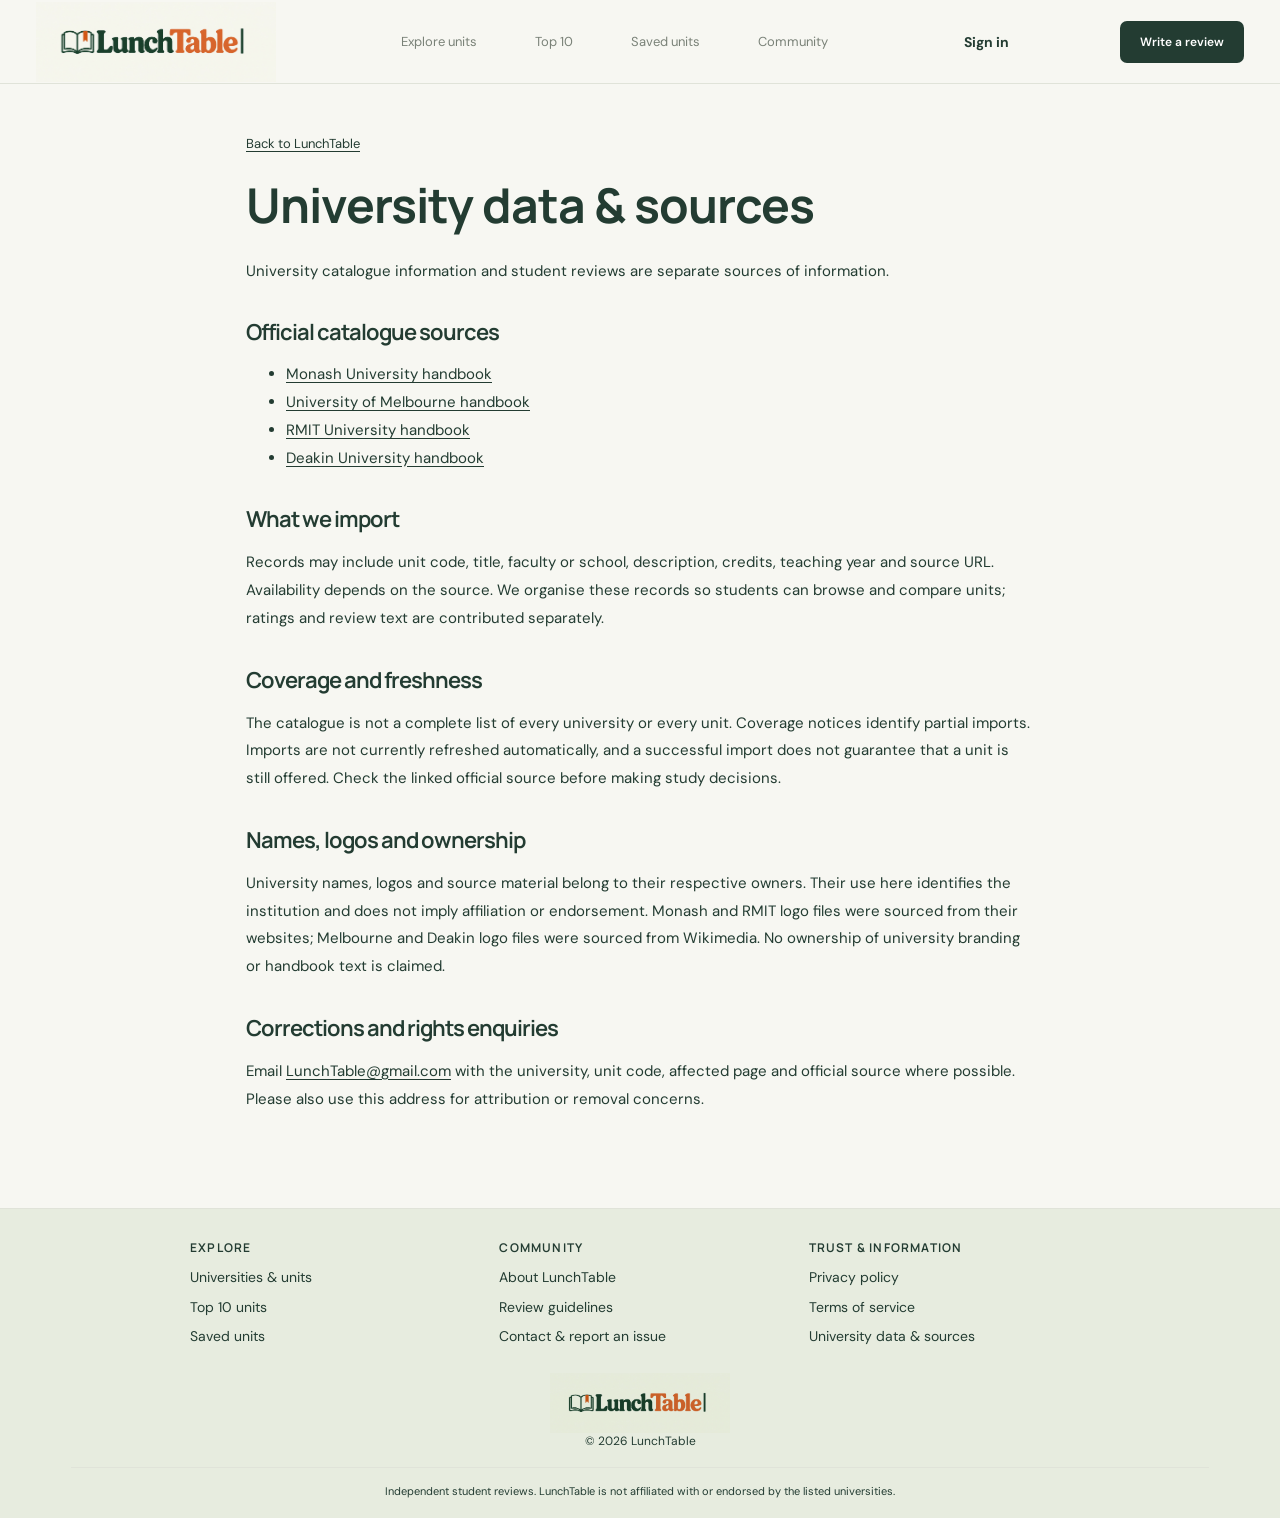
<file: university-data.html>
<!doctype html><html lang="en"><head><meta charset="UTF-8"><meta name="viewport" content="width=device-width,initial-scale=1"><meta name="theme-color" content="#f7f7f2"><title>University data & sources — LunchTable</title><meta name="description" content="University data & sources for LunchTable, the independent university unit review website."><link rel="icon" href="./assets/lunchtable-book-icon.png" type="image/png" sizes="64x64"><link rel="stylesheet" href="./assets/style.css"><link rel="stylesheet" href="./assets/social.css"></head><body><header><a class="brand" href="./" aria-label="LunchTable home"><img class="brand-wordmark" src="./assets/lunchtable-book.jpg" width="2172" height="724" alt="LunchTable"></a><nav aria-label="Main navigation"><a class="nav" href="./index.html">Explore units</a><a class="nav" href="./top10.html">Top 10</a><a class="nav" href="./saved.html">Saved units</a><a class="nav" href="./community.html">Community</a></nav><a data-account-link href="./account.html">Sign in</a><a class="primary" href="./index.html#universities">Write a review</a></header><main class="information-page"><a class="information-back" href="./index.html">Back to LunchTable</a><h1>University data & sources</h1><p>University catalogue information and student reviews are separate sources of information.</p><h2>Official catalogue sources</h2><ul><li><a href="https://handbook.monash.edu/2026">Monash University handbook</a></li><li><a href="https://handbook.unimelb.edu.au/2026">University of Melbourne handbook</a></li><li><a href="https://handbook.rmit.edu.au/ords/r/rmit/catalogue/home">RMIT University handbook</a></li><li><a href="https://handbook.deakin.edu.au/current-students-courses/unit-search.php?year=2026">Deakin University handbook</a></li></ul><h2>What we import</h2><p>Records may include unit code, title, faculty or school, description, credits, teaching year and source URL. Availability depends on the source. We organise these records so students can browse and compare units; ratings and review text are contributed separately.</p><h2>Coverage and freshness</h2><p>The catalogue is not a complete list of every university or every unit. Coverage notices identify partial imports. Imports are not currently refreshed automatically, and a successful import does not guarantee that a unit is still offered. Check the linked official source before making study decisions.</p><h2>Names, logos and ownership</h2><p>University names, logos and source material belong to their respective owners. Their use here identifies the institution and does not imply affiliation or endorsement. Monash and RMIT logo files were sourced from their websites; Melbourne and Deakin logo files were sourced from Wikimedia. No ownership of university branding or handbook text is claimed.</p><h2>Corrections and rights enquiries</h2><p>Email <a href="mailto:LunchTable@gmail.com">LunchTable@gmail.com</a> with the university, unit code, affected page and official source where possible. Please also use this address for attribution or removal concerns.</p></main><footer class="site-footer"><div class="footer-inner"><div class="footer-identity"><a class="brand" href="./index.html" aria-label="LunchTable home"><img class="brand-wordmark" src="./assets/lunchtable-book.jpg" width="2172" height="724" alt="LunchTable"></a><small>© 2026 LunchTable</small></div><div class="footer-columns"><section><h2>Explore</h2><a href="./index.html#universities">Universities &amp; units</a><a href="./top10.html">Top 10 units</a><a href="./saved.html">Saved units</a></section><section><h2>Community</h2><a href="./about.html">About LunchTable</a><a href="./guidelines.html">Review guidelines</a><a href="./contact.html">Contact &amp; report an issue</a></section><section><h2>Trust &amp; information</h2><a href="./privacy.html">Privacy policy</a><a href="./terms.html">Terms of service</a><a href="./university-data.html">University data &amp; sources</a></section></div><p class="footer-disclaimer">Independent student reviews. LunchTable is not affiliated with or endorsed by the listed universities.</p></div></footer><script src="./assets/navigation.js"></script><script src="./assets/runtime-config.js"></script><script src="./assets/account.js"></script></body></html>
</file>
<file: assets/style.css>
@import url('https://fonts.googleapis.com/css2?family=DM+Sans:wght@400;450;500;550;600;650;700&family=Manrope:wght@500;600;650;700;750;800&display=swap');
:root{--bg:#f7f7f2;--ink:#233c32;--muted:#7d837b;--orange:#e47746;--line:#e0e3d9;--green:#345646}*{box-sizing:border-box}body{margin:0;background:var(--bg);color:var(--ink);font-family:'DM Sans',sans-serif;font-size:14px}button,input,select,textarea{font:inherit}button,a,input,select,textarea{-webkit-tap-highlight-color:transparent}button{cursor:pointer}button:focus-visible,a:focus-visible{outline:3px solid var(--orange);outline-offset:4px}a{color:inherit;text-decoration:none}header{height:94px;max-width:1320px;margin:auto;padding:0 50px;display:flex;align-items:center;justify-content:space-between;border-bottom:1px solid var(--line)}.brand{font-family:'Manrope',sans-serif;font-size:27px;font-weight:800;letter-spacing:-1.5px;display:flex;align-items:center;gap:9px}.brand-dot{color:var(--orange);margin-left:-9px}.brand-icon{background:var(--ink);color:var(--bg);width:33px;height:35px;border-radius:9px;font-size:31px;line-height:32px;text-align:center;position:relative}.brand-icon span{position:absolute;right:-7px;top:-7px;font-size:21px;color:var(--orange)}nav{display:flex;gap:30px;height:100%;align-items:center}.nav{height:100%;border:0;background:none;color:#7a8278;font-size:13px;position:relative}.nav.active{color:var(--ink);font-weight:700}.nav.active:after{content:'';position:absolute;bottom:0;height:3px;background:var(--orange);left:0;right:0}.nav span{color:var(--orange);margin-left:5px}.primary{background:var(--ink);color:white;border:0;border-radius:7px;padding:13px 20px;font-size:12px;font-weight:600}.primary span{margin-left:18px}main{max-width:1220px;margin:auto;padding:0 36px}.university-bar{display:flex;justify-content:space-between;align-items:center;padding:25px 0}.university-bar label{font-size:18px;display:flex;gap:8px;align-items:center}.university-bar select{background:transparent;border:0;font-size:12px;font-weight:650;color:var(--ink);padding:7px}.community{font-size:11px;color:var(--muted)}.community i,.eyebrow>span{display:inline-block;width:6px;height:6px;background:#819b66;border-radius:50%;margin-right:8px}.hero{display:grid;grid-template-columns:1.1fr 1fr;min-height:378px;padding:31px 26px 35px 0;align-items:center}.eyebrow{font-size:10px;letter-spacing:1.6px;font-weight:700}.hero h1{font-family:'Manrope',sans-serif;letter-spacing:-3.3px;font-size:58px;line-height:1.12;font-weight:650;margin:23px 0 23px;position:relative;width:fit-content}.hero h1 em{font-family:Georgia,serif;color:var(--orange);font-weight:400;letter-spacing:-3px}.hero h1 svg{position:absolute;bottom:-13px;right:-9px;width:135px;height:20px;fill:none;stroke:var(--orange);stroke-width:2}.hero p{line-height:1.9;color:#778075;font-size:13px}.hero-bottom{display:flex;gap:14px;margin-top:26px;align-items:center;font-size:10px;line-height:1.7;color:var(--muted)}.hero-bottom strong{color:var(--ink);font-weight:500}.avatars{display:flex;padding-left:5px}.avatars b{width:29px;height:29px;border-radius:50%;border:2px solid var(--bg);background:#dcc7a9;display:grid;place-items:center;margin-left:-5px;color:#655647;font-size:10px}.avatars b:nth-child(2){background:#b6c6ad}.avatars b:nth-child(3){background:#e3a987}.avatars b:nth-child(4){background:#babccf}.hero-art{height:330px;position:relative;display:grid;place-items:center;background:radial-gradient(ellipse,#e9ebd8 0,transparent 67%)}.ticket{width:288px;background:#fffdf4;padding:24px 25px;transform:rotate(7deg);box-shadow:0 14px 30px #4f593114;border:1px solid #e5e4d3;position:relative}.ticket:after{content:'';position:absolute;left:-1px;right:-1px;height:9px;bottom:-8px;background:linear-gradient(135deg,#fffdf4 25%,transparent 25%) -5px 0,linear-gradient(225deg,#fffdf4 25%,transparent 25%) -5px 0;background-size:10px 10px}.ticket-top{display:flex;justify-content:space-between;font-size:9px;letter-spacing:1.7px;border-bottom:1px dashed #d1d7c6;padding-bottom:18px}.ticket-top span{font-size:16px}.ticket-stars{font-size:28px;letter-spacing:7px;color:var(--orange);margin-top:21px}.ticket-title{font-family:Georgia,serif;font-size:33px;line-height:1.15;margin:13px 0 23px}.ticket-bottom{display:flex;align-items:center;justify-content:space-between;font-size:9px;color:#7b8073;line-height:1.6;border-top:1px dashed #d1d7c6;padding-top:18px}.seal{border:1px solid #b1bea0;border-radius:50%;width:64px;height:64px;display:flex;flex-direction:column;align-items:center;justify-content:center;color:#769069;font-size:15px;line-height:1.1;transform:rotate(-20deg)}.seal small{font-size:6px;text-align:center;line-height:1.4;letter-spacing:1px}.spark{position:absolute;color:var(--orange)}.spark-one{top:18px;left:39px;font-size:56px;transform:rotate(10deg)}.spark-two{bottom:3px;right:20px;font-size:75px;color:#81916b}.floating-tag{position:absolute;bottom:25px;left:7px;transform:rotate(-8deg);background:#e2e8cc;padding:12px 19px;border-radius:4px;font-size:11px;box-shadow:1px 3px 0 #cdd4b8}.demo-note{margin:20px 0 43px;padding:11px 14px;background:#eeefe7;border-radius:6px;display:flex;justify-content:space-between;align-items:center;font-size:10px;color:#747c6d;gap:12px}.toggle-label{white-space:nowrap;display:flex;align-items:center;gap:6px}.toggle-label input{accent-color:var(--green)}.section-heading{display:flex;justify-content:space-between;align-items:end}.section-heading .eyebrow{font-size:9px;color:#8b9285;letter-spacing:1.4px}h2{font-family:'Manrope',sans-serif;font-size:27px;letter-spacing:-1px;font-weight:650;margin:10px 0 0}h2 span{color:var(--orange)}.unit-count{font-size:11px;color:#8b9187;padding-bottom:5px}.search-row{display:flex;gap:20px;margin:25px 0 18px;align-items:center}.search-box{background:white;border:1px solid var(--line);border-radius:7px;display:flex;align-items:center;flex:1;padding:13px 16px;gap:11px}.search-box svg{width:18px;height:18px;color:#8b9285}.search-box input{width:100%;border:0;background:none;outline:none;color:var(--ink);font-size:12px}.search-box:focus-within{border-color:var(--green)}kbd{font-size:10px;background:#f5f6f0;border:1px solid var(--line);border-radius:4px;padding:3px 6px;white-space:nowrap;color:#8e9387}.sort-label{font-size:11px;color:#8b9186;white-space:nowrap}.sort-label select{background:transparent;border:0;color:var(--ink);font-size:11px;margin-left:6px}.chips{display:flex;gap:7px;flex-wrap:wrap}.chip{border:1px solid var(--line);background:transparent;border-radius:30px;padding:8px 14px;color:#777f71;font-size:10px;white-space:nowrap}.chip.active{background:var(--ink);color:white;border-color:var(--ink)}.results-meta{display:flex;justify-content:space-between;margin:25px 0 14px;font-size:10px;color:#969c91}.grid{display:grid;grid-template-columns:repeat(3,1fr);gap:16px}.card{position:relative;background:#fff;border:1px solid #e2e5db;border-radius:10px;padding:22px;min-height:231px;transition:transform .2s,box-shadow .2s}.card:hover{transform:translateY(-3px);box-shadow:0 9px 22px #263c3209}.card-top{display:flex;align-items:center;justify-content:space-between;margin-bottom:17px}.faculty-tag{border-radius:4px;padding:5px 8px;font-size:8px;font-weight:650;background:var(--tint);color:var(--tone)}.bookmark{background:none;border:0;padding:2px;color:#acb1a4}.bookmark svg{width:16px;height:19px;fill:none;stroke:currentColor;stroke-width:1.5}.bookmark.saved{color:var(--orange)}.bookmark.saved svg{fill:#f7e1d6}.code{font-size:10px;letter-spacing:.6px;color:#8f9789;font-weight:600}.unit-title{font-family:'Manrope',sans-serif;font-weight:700;font-size:16px;line-height:1.5;letter-spacing:-.4px;margin:5px 0 13px;background:none;border:0;padding:0;text-align:left;color:var(--ink);min-height:48px}.rating{font-size:14px;font-weight:700;display:flex;align-items:center;gap:7px}.stars{color:var(--orange);font-size:12px;letter-spacing:1px}.rating small{font-size:10px;color:#979d93;font-weight:400}.card-bottom{display:flex;justify-content:space-between;border-top:1px solid #edf0e7;margin-top:16px;padding-top:12px;font-size:9px;color:#9ba292}.card-bottom button{border:0;background:none;color:#5d7562;font-size:10px}.rank{font-size:12px;font-weight:700;color:var(--orange);margin-right:7px}.contribute{display:flex;align-items:center;gap:23px;background:#edf0e4;border:1px solid #e1e7d6;border-radius:8px;margin:40px 0;padding:27px 30px}.contribute-icon{font-size:49px;color:#7e936b}.contribute h2{font-size:21px;margin:0}.contribute p{font-size:11px;color:#87917b;margin-bottom:0}.contribute .primary{margin-left:auto}footer{display:flex;align-items:center;justify-content:space-between;border-top:1px solid var(--line);padding:27px 0 34px;font-size:9px;color:#939b8b;gap:18px}footer .brand{font-size:21px;color:var(--ink)}dialog{border:1px solid var(--line);border-radius:14px;padding:34px;width:min(580px,calc(100% - 28px));max-height:90vh;color:var(--ink);background:var(--bg)}dialog::backdrop{background:#1b302a77;backdrop-filter:blur(4px)}.close{position:absolute;right:16px;top:10px;background:none;border:0;font-size:27px;color:#6c7b69}dialog h2{margin:12px 0}dialog p{line-height:1.8}dialog form{display:grid;gap:15px;margin-top:23px}form label{display:grid;gap:7px;font-size:12px;font-weight:600}form input,form select,textarea{width:100%;padding:12px;border:1px solid #d5dccd;border-radius:6px;background:white;color:var(--ink)}fieldset{border:0;padding:0;margin:0}legend{font-size:12px;margin-bottom:6px}.rating-input{display:flex;gap:10px}.rating-input label{display:block;cursor:pointer}.rating-input input{position:absolute;opacity:0;width:1px}.rating-input span{font-size:34px;color:#ccd2c4}.rating-input label.selected span{color:var(--orange)}.rating-input input:focus-visible+span{outline:2px solid var(--green)}.muted,.form-help{color:var(--muted);font-size:12px}.form-help{font-size:10px;margin:0}#form-error{color:#a03b23;margin:0;font-size:12px}.submit{width:100%}.detail-description{font-size:13px;color:#778070}.detail-actions{display:flex;gap:18px;align-items:center;margin:24px 0}.detail-actions a{font-size:12px;text-decoration:underline}.review-item{padding:20px 0;border-top:1px solid var(--line)}.review-item .review-head{display:flex;justify-content:space-between;gap:15px;font-size:12px}.review-item p{font-size:13px;margin:10px 0}.review-item small{color:var(--muted);font-size:10px}.empty{grid-column:1/-1;text-align:center;padding:55px 20px;border:1px dashed #d8dece;border-radius:10px;color:#84917c}.empty h3{color:var(--ink)}#toast{position:fixed;bottom:24px;left:50%;transform:translateX(-50%);background:var(--ink);color:white;padding:14px 24px;border-radius:8px;display:none;z-index:10;box-shadow:0 5px 25px #0002;font-size:12px}.catalogue{scroll-margin-top:20px}@media(min-width:1450px){header{max-width:1400px}main{max-width:1280px}.hero{min-height:430px}.hero h1{font-size:65px}.hero-art{transform:scale(1.08)}}@media(max-width:800px){header{padding:0 24px;height:78px}nav{gap:15px}.brand{font-size:24px}main{padding:0 24px}.hero h1{font-size:47px}.hero-art{transform:scale(.85);margin-right:-20px}.hero{grid-template-columns:1fr .9fr}.grid{grid-template-columns:repeat(2,1fr)}.community{font-size:9px}.hero p{font-size:12px}.demo-note{font-size:9px}footer span{max-width:220px;line-height:1.8}}
@media(max-width:680px){header{height:73px;padding:0 20px}.brand{font-size:25px}header>.primary{padding:11px 13px;font-size:10px}header>.primary span{margin-left:8px}nav{position:fixed;bottom:0;left:0;right:0;z-index:5;height:62px;background:#fcfcf8f5;border-top:1px solid var(--line);justify-content:space-around;backdrop-filter:blur(12px)}.nav{font-size:11px}.nav.active:after{bottom:auto;top:0}.community{display:none}main{padding:0 20px}.university-bar{padding:16px 0}.hero{padding:18px 0 0;display:block;min-height:0}.hero h1{font-size:51px;letter-spacing:-3px;margin-top:21px}.hero .eyebrow{font-size:8px}.hero p{font-size:12px;line-height:1.9}.hero-bottom{margin-top:20px}.hero-art{height:250px;transform:scale(.77);margin:-14px -30px -13px}.spark-one{left:38px;top:0}.spark-two{right:20px;bottom:-35px}.floating-tag{bottom:-20px}.demo-note{margin:25px 0 32px;align-items:flex-start;line-height:1.7;flex-direction:column;gap:5px}.toggle-label{font-size:10px}.section-heading h2{font-size:24px}.section-heading .eyebrow{font-size:8px}.unit-count{display:none}.search-row{gap:8px;flex-wrap:wrap;margin:20px 0 14px}.search-box{flex-basis:100%}.sort-label{margin-left:auto;padding-top:5px}.chips{flex-wrap:nowrap;overflow-x:auto;margin-right:-20px;padding:3px 20px 7px 0}.chip{font-size:10px}.results-meta{margin-top:17px;font-size:9px}#rank-note{display:none}.grid{grid-template-columns:1fr;gap:12px}.card{min-height:0;padding:20px}.card-top{margin-bottom:13px}.unit-title{min-height:0;font-size:17px;margin-bottom:14px}.faculty-tag{font-size:9px}.contribute{padding:24px 20px;flex-wrap:wrap;gap:15px;margin:28px 0}.contribute h2{font-size:19px}.contribute-icon{font-size:34px}.contribute .primary{margin-left:0;width:100%;margin-top:4px}footer{flex-wrap:wrap;padding-bottom:95px;gap:16px}footer span{max-width:100%;order:3;flex-basis:100%}dialog{padding:28px 22px}.hero-art .ticket{margin-top:5px}.detail-actions{align-items:flex-start;flex-direction:column}}

header .brand{white-space:nowrap;flex-shrink:0}header>.primary{white-space:nowrap}.brand-icon{flex-shrink:0}
@media(max-width:680px){.hero-art{height:340px;margin:-20px -10px -25px}.spark-two{bottom:2px}.floating-tag{bottom:18px}.chips{scrollbar-width:none}.chips::-webkit-scrollbar{display:none}}

.study-period .form-help{margin:0 0 12px}.study-period-fields{display:grid;grid-template-columns:1fr 1.6fr;gap:12px}@media(max-width:400px){.study-period-fields{grid-template-columns:1fr}}
/* Website layout: persistent top navigation and a desktop university directory. */
html{scroll-behavior:smooth;scroll-padding-top:130px}header{position:sticky;top:0;z-index:5;background:#f7f7f2f5;backdrop-filter:blur(12px);max-width:none;padding:0 max(36px,calc((100vw - 1210px)/2));height:84px}main{max-width:1282px}.directory-nav{display:flex;align-items:center}.hero{min-height:410px;grid-template-columns:1.2fr 1fr}.hero h1{font-size:64px}.hero-actions{display:flex;gap:24px;align-items:center;margin:25px 0 20px}.text-link{font-size:12px;font-weight:600}.hero-bottom{margin-top:12px}.hero-art{height:350px}.university-directory{padding:38px 0 26px;border-top:1px solid var(--line);scroll-margin-top:110px}.university-cards{display:grid;grid-template-columns:repeat(4,minmax(0,1fr));gap:14px;margin-top:25px}.university-card{background:#fff;border:1px solid var(--line);border-radius:10px;text-align:left;padding:20px;color:var(--ink);display:flex;flex-direction:column;gap:8px;transition:background .2s,border-color .2s}.university-card:hover{border-color:#9aab94;background:#fafbf5}.university-card.selected{border-color:#72906e;box-shadow:inset 0 0 0 1px #72906e}.university-monogram{width:37px;height:37px;background:#edf0e4;border-radius:8px;display:flex;align-items:center;justify-content:center;font-family:Georgia,serif;font-size:23px;position:relative;margin-bottom:11px}.university-monogram span{font:14px 'DM Sans',sans-serif;position:absolute;left:190px;top:0;color:#859078}.university-card:nth-child(2) .university-monogram{background:#e8edf5}.university-card:nth-child(3) .university-monogram{background:#f7e4df}.university-card:nth-child(4) .university-monogram{background:#e5f0ec}.university-card strong{font-size:13px;letter-spacing:-.2px}.university-card>span:not(.university-monogram){font-size:10px;color:#859078}.university-card-footer{margin-top:13px;padding-top:13px;border-top:1px solid #edf0e7;display:flex;justify-content:space-between;gap:5px}.university-card-footer>span{font-size:9px}.demo-note{margin:0 0 40px}.coverage-note{font-size:11px;line-height:1.7;color:#7c8674;margin:13px 0 0;max-width:850px}.load-more-wrap{text-align:center;margin:26px 0}.secondary{border:1px solid #bcc8b1;padding:12px 25px;border-radius:7px;background:transparent;color:var(--ink);font-size:12px}.secondary:hover{background:#edf0e4}.faculty-tag{max-width:calc(100% - 25px);overflow:hidden;text-overflow:ellipsis;white-space:nowrap}.catalogue{scroll-margin-top:110px}footer{padding-bottom:35px}.university-card{position:relative}.university-monogram span{position:fixed;display:none}.university-card:after{content:'';position:absolute;top:22px;right:20px;color:#87917b}
@media(max-width:1000px){header{padding:0 26px}nav{gap:18px}.hero h1{font-size:54px}.university-cards{grid-template-columns:repeat(2,minmax(0,1fr))}.hero{min-height:380px}.hero-art{transform:scale(.9)}}
@media(max-width:680px){html{scroll-padding-top:135px}header{height:118px;padding:17px 20px 57px;flex-wrap:nowrap;align-items:center}header>.primary{font-size:10px}nav{position:absolute;top:67px;bottom:auto;height:50px;left:20px;right:20px;border:0;border-top:1px solid var(--line);background:none;justify-content:space-between;gap:10px;backdrop-filter:none}.nav{font-size:10px}.nav.active:after{top:auto;bottom:0}.directory-nav{height:100%}.hero{display:grid;grid-template-columns:1fr;min-height:0;padding:24px 0}.hero h1{font-size:48px}.hero-art{display:none}.hero-actions{gap:18px;margin-top:22px}.hero-actions .primary{font-size:11px}.hero-bottom{margin-top:20px}.university-directory{padding-top:30px}.university-directory h2{font-size:24px}.university-cards{gap:10px;margin-top:20px}.university-card{padding:15px}.university-card strong{font-size:12px;min-height:32px}.university-card-footer{flex-direction:column;margin-top:8px;font-size:10px}.university-card:after{top:18px;right:15px}.demo-note{margin:5px 0 32px}.catalogue{scroll-margin-top:135px}footer{padding-bottom:30px}.grid{grid-template-columns:1fr}.community{display:none}}
[hidden]{display:none!important}.finder-intro{color:var(--muted);font-size:13px;margin:14px 0 24px}.university-finder{display:grid;grid-template-columns:2fr 1fr 1fr auto;gap:14px;align-items:end}.university-finder label{display:grid;gap:9px;font-size:11px;font-weight:600}.university-finder input,.university-finder select{width:100%;min-width:0;padding:14px;border:1px solid var(--line);border-radius:7px;background:white;color:var(--ink);font:inherit;font-size:13px;height:47px}.university-finder input:focus,.university-finder select:focus{outline:2px solid #72906e;outline-offset:2px}.university-finder select:disabled{background:#eeefe7;color:#8b9186}.university-finder .secondary{height:47px}.finder-summary{font-size:12px;color:var(--muted);margin:20px 0}.university-result{display:flex;justify-content:space-between;align-items:center;gap:20px;width:100%;border:1px solid var(--line);border-radius:7px;background:#fff;color:var(--ink);padding:18px;text-align:left;margin:8px 0}.university-result strong{display:block;font-size:14px}.university-result small{display:block;color:var(--muted);font-size:11px;margin-top:7px;line-height:1.6}.university-result>span:last-child{white-space:nowrap;font-size:11px}.university-result:hover,.university-result.selected{border-color:#72906e;background:#f0f3e8}.finder-pagination{display:flex;justify-content:center;align-items:center;gap:20px;margin:22px 0;font-size:12px}.secondary:disabled{opacity:.4;cursor:default}.selected-university{font-size:13px;font-weight:600;margin:20px 0 0}.hero{margin-top:25px}@media(max-width:680px){.university-finder{grid-template-columns:1fr 1fr}.finder-query{grid-column:1/-1}.university-finder>.secondary{grid-column:1/-1;justify-self:start}.university-result{padding:14px;gap:12px}.university-result>span:last-child{font-size:10px}.hero{margin-top:0}}

/* LunchTable: a shared table and a conversation bubble. */
.brand-logo{display:block;flex-shrink:0;object-fit:contain}.brand-table{color:var(--orange)}.brand{letter-spacing:-1.2px;gap:10px}footer .brand-logo{width:36px;height:36px}@media(max-width:680px){header .brand{font-size:23px;gap:8px}header .brand-logo{width:36px;height:36px}}

.brand-wordmark{display:block;width:240px;height:auto;max-width:100%;mix-blend-mode:multiply}footer .brand-wordmark{width:210px}@media(max-width:800px){header .brand-wordmark{width:190px}}@media(max-width:380px){header .brand-wordmark{width:160px}}
/* Shared navigation links and dedicated rankings page. */
nav a.nav{display:inline-flex;align-items:center}.rankings-page{max-width:1120px}.rankings-intro{padding:54px 0 36px}.rankings-intro h1{font-family:Manrope,sans-serif;font-size:44px;letter-spacing:-1.7px;max-width:760px;line-height:1.2}.rankings-intro h1 em{font-family:Georgia,serif;color:var(--orange);font-weight:400}.rankings-intro p{line-height:1.8;max-width:850px;color:var(--muted)}#ranking-storage{font-size:12px}.ranking-method{border:1px solid var(--line);padding:16px 20px;border-radius:10px;margin-top:24px}.ranking-method summary{cursor:pointer;font-weight:700}.ranking-method p{font-size:13px}.leaderboard-list{padding:0;list-style:none;margin:22px 0 42px}.leaderboard-row{display:flex;align-items:center;gap:20px;padding:23px 20px;border-bottom:1px solid var(--line);background:white}.leaderboard-row:first-child{border-radius:12px 12px 0 0}.leaderboard-place{font-size:25px;font-weight:800;color:var(--orange);min-width:36px}.leaderboard-unit{flex:1}.leaderboard-unit h3{margin:7px 0;font-size:17px}.leaderboard-unit small,.leaderboard-unit>span{color:var(--muted);font-size:11px}.leaderboard-stats{display:grid;gap:7px;text-align:right}.leaderboard-stats strong{font-size:21px;color:var(--green)}.leaderboard-stats span,.leaderboard-stats small{font-size:11px;color:var(--muted)}.university-ranking-picker{padding:22px 0 35px}.university-ranking-picker>label{display:block;margin:20px 0 9px;font-weight:700}.university-ranking-picker>input{width:100%;max-width:600px;padding:15px;border:1px solid var(--line);border-radius:8px;background:white;color:var(--ink)}#selection-status{font-size:12px;color:var(--muted)}@media(max-width:680px){.rankings-intro{padding-top:32px}.rankings-intro h1{font-size:33px}.leaderboard-row{flex-wrap:wrap;gap:12px;padding:18px 14px}.leaderboard-unit{flex-basis:75%}.leaderboard-stats{margin-left:48px;text-align:left;display:flex;flex-wrap:wrap;align-items:center;gap:12px}}

.ranking-options{max-width:600px}.ranking-options .university-result{text-align:left;gap:16px}.ranking-options .university-result span{white-space:nowrap}
.saved-university{margin-bottom:40px}.saved-university .section-heading{gap:18px}.saved-university .section-heading h2{font-size:25px}.saved-university .section-heading>span{white-space:nowrap;color:var(--muted);font-size:12px}.saved-list{list-style:none;padding:0;margin:18px 0}.saved-row{display:flex;justify-content:space-between;align-items:center;gap:20px;padding:23px;background:white;border-bottom:1px solid var(--line)}.saved-row:first-child{border-radius:10px 10px 0 0}.saved-row h3{margin:8px 0;font-size:17px}.saved-row small,.saved-row div>span{font-size:11px;color:var(--muted)}.saved-row .secondary{flex-shrink:0}.saved-row a:hover{text-decoration:underline}#saved-groups>.empty{margin-bottom:42px}#saved-groups>.empty p{margin-bottom:28px}@media(max-width:680px){.saved-row{padding:18px;flex-wrap:wrap}.saved-university .section-heading h2{font-size:22px}.saved-row h3{line-height:1.5}}

/* Make the selected university the catalogue's primary context. */
.university-context{background:#edf0e4;border-left:4px solid var(--orange);border-radius:0 12px 12px 0;padding:26px 28px;gap:24px;margin-bottom:20px}.university-context>div:first-child{min-width:0}.university-context h2{font-size:clamp(28px,3.5vw,44px);line-height:1.2;overflow-wrap:anywhere;margin:10px 0 0}.university-context-actions{display:flex;flex-direction:column;align-items:flex-end;gap:14px;flex-shrink:0}.university-context-actions a{white-space:nowrap}.university-context .unit-count{display:block}@media(max-width:680px){.university-context{align-items:flex-start;flex-direction:column;padding:22px 20px;gap:20px}.university-context-actions{align-items:flex-start;gap:12px}.university-context h2{font-size:30px}}
.university-logo{display:block;object-fit:contain;width:92px;height:64px;flex-shrink:0;background:transparent;border-radius:0;padding:8px}.university-context #section-title{display:flex;align-items:center;gap:20px}.university-context #section-title>span{min-width:0;color:var(--ink)}.university-context .university-title-dot{color:var(--orange)}.university-context .university-logo{width:120px;height:84px}.leaderboard-row>.university-logo{width:78px;height:60px}#university-title{display:flex;align-items:center;gap:16px}@media(max-width:680px){.university-context #section-title{gap:14px}.university-context .university-logo{width:76px;height:64px}.leaderboard-row{display:grid;grid-template-columns:28px 60px minmax(0,1fr);gap:12px}.leaderboard-row>.university-logo{width:60px;height:52px;padding:5px}.leaderboard-place{min-width:0;font-size:20px}.leaderboard-stats{grid-column:3;margin-left:0}.leaderboard-unit{min-width:0}.leaderboard-unit h3{overflow-wrap:anywhere}#university-title .university-logo{width:70px}}
.university-logo[src$="/rmit.svg"]{background:#000054}
/* Full-width footer, outside the constrained main content on every page. */
body{min-height:100vh;display:flex;flex-direction:column}body>main{width:100%;flex:1}footer.site-footer{display:block;flex-shrink:0;width:100%;max-width:none;margin:48px 0 0;padding:52px 0 24px;border-radius:0;border:0;border-top:1px solid var(--line);background:#e7ecdf;color:var(--ink)}.footer-inner{max-width:1210px;margin:auto;padding:0 36px}.footer-identity{text-align:center;margin:0 auto 42px}.footer-identity .brand{justify-content:center}.footer-identity p{font-size:13px;margin:8px 0 12px}.footer-identity small{font-size:12px}.footer-columns{display:grid;grid-template-columns:repeat(3,1fr);gap:40px;max-width:900px;margin:auto}.footer-columns h2{font-size:12px;letter-spacing:1.2px;text-transform:uppercase;margin:0 0 18px}.footer-columns a{display:block;width:fit-content;font-size:14px;line-height:1.6;margin:10px 0}.site-footer a:hover{text-decoration:underline}.site-footer .footer-disclaimer{border-top:1px solid var(--line);margin:35px 0 0;padding-top:22px;text-align:center;font-size:11px;line-height:1.7}.information-page{max-width:860px;padding:50px 36px 32px;margin:auto}.information-page h1{font:700 clamp(32px,4vw,48px)/1.2 Manrope,sans-serif;letter-spacing:-1px;margin:24px 0}.information-page h2{font-size:22px;margin:32px 0 12px}.information-page p,.information-page li{font-size:15px;line-height:1.85}.information-page a{text-decoration:underline;text-underline-offset:3px}.information-back{font-size:13px}.policy-notice{padding:20px;border-left:3px solid var(--orange);background:#edf0e4;border-radius:0 8px 8px 0}.handbook-source{display:inline-block;font-size:12px;text-decoration:underline;margin-bottom:4px}@media(max-width:680px){.footer-inner{padding:0 24px}.footer-columns{grid-template-columns:1fr 1fr;gap:28px}.footer-columns section:last-child{grid-column:1/-1}.information-page{padding:30px 24px}footer.site-footer{padding:36px 0 24px}.footer-identity{margin-bottom:32px}.site-footer .brand-wordmark{width:210px}.site-footer span{max-width:none}}
/* Keep the sticky header full-width within the page's flex layout. */
body>header{width:100%;flex-shrink:0}
/* One shared, animated active-page marker. */
header nav{position:relative;isolation:isolate}header .nav{z-index:1}header .nav.active:after{display:none}.nav-indicator{position:absolute;left:0;bottom:0;height:3px;background:var(--orange);pointer-events:none;z-index:0;box-shadow:0 -3px 12px #d7ba7d88,0 -10px 28px #d7ba7d44}.nav-indicator:before{content:'';position:absolute;bottom:3px;left:-10px;right:-10px;height:60px;background:linear-gradient(to top,#d7ba7d38,transparent);border-radius:50% 50% 0 0;filter:blur(6px)}.nav-indicator.animate{transition:transform .42s cubic-bezier(.22,1,.36,1),width .42s cubic-bezier(.22,1,.36,1)}@media(max-width:680px){header nav{position:absolute}}@media(prefers-reduced-motion:reduce){.nav-indicator.animate{transition:none}}
/* Solid gold active tab, retaining the sliding indicator animation. */
header .nav-indicator{height:100%;box-shadow:none;border-radius:0}header .nav-indicator:before{display:none}header .nav.active{color:#141d2b}header .nav.active span{color:#141d2b}header .nav{padding-left:14px;padding-right:14px}@media(max-width:680px){header nav{gap:4px}header .nav{padding-left:10px;padding-right:10px}}

.rankings-intro h1.leaderboard-page-title{font-family:Manrope,sans-serif;font-weight:800;font-size:clamp(36px,5vw,64px);line-height:1.1;letter-spacing:-1.8px;max-width:none;margin:22px 0 24px}
/* Compact footer with branding beneath the navigation columns. */
footer.site-footer{padding:30px 0 18px}.footer-inner{display:flex;flex-direction:column}.footer-columns{order:0;width:100%;gap:28px}.footer-identity{order:1;margin:18px auto 0}.footer-identity .brand-wordmark{width:180px}.footer-identity small{display:block;margin-top:0}.site-footer .footer-disclaimer{order:2;margin-top:18px;padding-top:14px}.footer-columns h2{margin-bottom:10px}.footer-columns a{margin:7px 0}@media(max-width:680px){footer.site-footer{padding:26px 0 18px}.footer-identity{margin:16px auto 0}.site-footer .brand-wordmark{width:180px}}
</file>
<file: assets/social.css>
.social-page{max-width:1120px;margin:0 auto;padding:64px 28px 80px}.social-page h1{font-size:clamp(36px,5vw,60px);line-height:1.1;margin:16px 0 24px}.social-page h2{font-size:26px}.social-intro{max-width:680px;color:var(--muted,#778271);font-size:19px;line-height:1.6}.social-grid{display:grid;grid-template-columns:1.6fr 1fr;gap:28px;align-items:start}.social-panel,.social-item{background:#fff;border:1px solid #dfe3d7;border-radius:16px;padding:26px;margin:20px 0}.social-form{display:grid;gap:18px}.social-form label{display:grid;gap:8px;font-weight:600}.social-form input,.social-form select,.social-form textarea,.people-search{width:100%;min-width:0;border:1px solid #c9d1c4;border-radius:8px;padding:12px;background:#f7f7f2;color:#233c32;font:inherit}.social-fields{display:grid;grid-template-columns:repeat(3,minmax(0,1fr));gap:14px}.social-actions{display:flex;gap:14px;align-items:center;flex-wrap:wrap;margin:20px 0}.social-actions button,.social-page button.secondary{cursor:pointer;padding:12px 18px;border:1px solid #c9d1c4;border-radius:9px;font:inherit}.social-page a{color:#233c32}.social-person{display:flex;gap:16px;align-items:center;padding:16px 0;border-bottom:1px solid #e3e5dc}.social-person p{margin:4px 0;font-size:14px;color:#778271}.social-avatar{display:grid;place-items:center;background:#e9eddf;color:#233c32;border-radius:50%;width:52px;height:52px;font-weight:700;flex-shrink:0}.social-profile-head{display:flex;align-items:center;gap:22px}.social-profile-head .social-avatar{width:90px;height:90px;font-size:32px}.social-profile-head h1{margin:8px 0}.social-item p{line-height:1.65;white-space:pre-wrap;overflow-wrap:anywhere}.social-meta{color:#778271;font-size:14px}.social-item h3{margin:16px 0}.social-tabs{display:flex;gap:12px;flex-wrap:wrap}.social-tabs [aria-pressed=true]{background:#233c32;color:white}.social-status{color:#963e20;min-height:24px}.social-counts{display:flex;gap:24px;margin:20px 0}.social-counts summary{cursor:pointer}.social-counts a{display:block;padding:8px}.social-note{background:#e9eddf;padding:18px;border-radius:10px;line-height:1.5}.social-page [hidden]{display:none!important}header nav{flex-wrap:wrap}header [data-account-link]{font-weight:700;white-space:nowrap;color:inherit;margin-left:12px}@media(max-width:750px){.social-grid{grid-template-columns:1fr}.social-fields{grid-template-columns:1fr}.social-page{padding:32px 20px}.social-profile-head{align-items:flex-start}.social-profile-head .social-avatar{width:56px;height:56px;font-size:24px}.social-profile-head h1{font-size:32px;overflow-wrap:anywhere}header{flex-wrap:wrap}}
.social-page a.primary{color:#fff;display:inline-flex;align-items:center;justify-content:center;padding:12px 18px;text-decoration:none;border-radius:9px}
</file>
